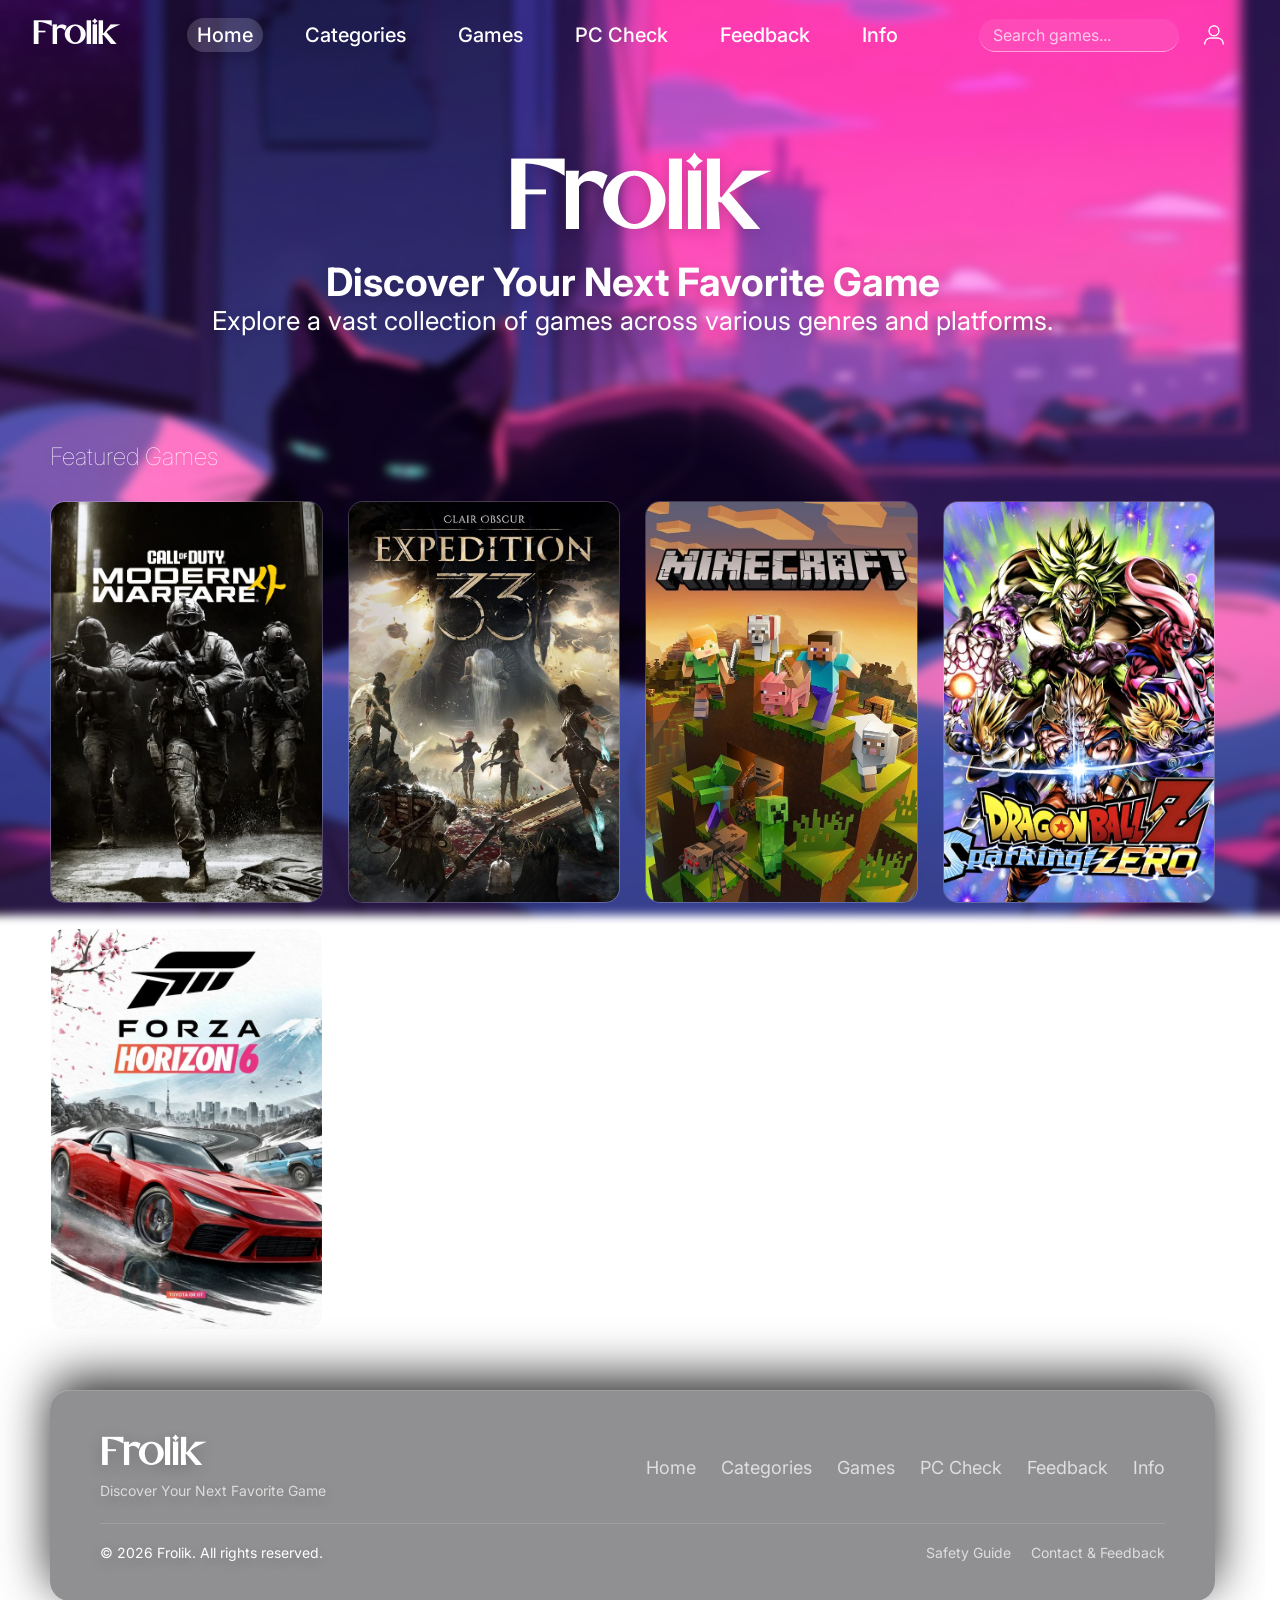
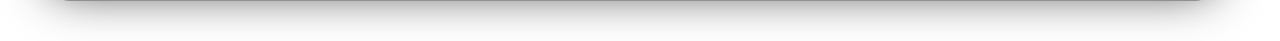
<file: index.html>
<!DOCTYPE html>
<html lang="en">

<head>
    <meta charset="UTF-8">
    <meta name="viewport" content="width=device-width, initial-scale=1.0"> 
    <link href="https://fonts.googleapis.com/css2?family=Inter:wght@400;500;600;700&display=swap" rel="stylesheet">
    <link rel="stylesheet" href="style.css">
    <title>Frolik - Home</title>
</head>

<body>
        <nav class="navbar">
        <div class="nav-left">
            <h1><a href="index.html">Frolik</a></h1>
        </div>

        <ul class="nav-centre">
            <li><a href="index.html" class="active">Home</a></li>
            <li><a href="categories.html">Categories</a></li>
            <li><a href="games.html">Games</a></li>
            <li><a href="pc-check.html">PC Check</a></li>
            <li><a href="feedback.html">Feedback</a></li>
            <li><a href="info.html">Info</a></li>
        </ul>

        <div class="nav-right">
            <div class="search-bar">
                <input type="text" placeholder="Search games...">
            </div>
            <div class="user-profile">
                <a href="feedback.html"><img src="Images/prof.png" alt="User Profile"></a>
            </div>
        </div>
    </nav>

    <header class="hero">
        <div class="hero-content">
            <h1>Frolik</h1>
            <h2>Discover Your Next Favorite Game</h2>
            <p>Explore a vast collection of games across various genres and platforms.</p>
        </div>
    </header>
    <section class="games-scroll">
        <h2>Featured Games</h2>
        <div class="cards-container">
            <div class="game-card">
                <img src="Images/featured1.jpg" alt="Game Cover">
            </div>
                        <div class="game-card">
                <img src="Images/featured2.jpg" alt="Game Cover">
            </div>
                        <div class="game-card">
                <img src="Images/featured3.jpg" alt="Game Cover">
            </div>
                        <div class="game-card">
                <img src="Images/featured4.jpg" alt="Game Cover">
            </div>
                        <div class="game-card">
                <img src="Images/featured5.jpg" alt="Game Cover">
            </div>
        </div>
    </section>
        <div class="footer">
        <div class="footer-top">
            <div class="footer-left">
                <h2>Frolik</h2>
                <p>Discover Your Next Favorite Game</p>
            </div>
            <ul class="footer-right">
                <li><a href="index.html">Home</a></li>
                <li><a href="categories.html">Categories</a></li>
                <li><a href="games.html">Games</a></li>
                <li><a href="pc-check.html">PC Check</a></li>
                <li><a href="feedback.html">Feedback</a></li>
                <li><a href="info.html">Info</a></li>
            </ul>
        </div>
        <hr>
        <div class="footer-bottom">
            <p>© 2026 Frolik. All rights reserved.</p>
            <ul>
                <a href="info.html">Safety Guide</a>
                <a href="feedback.html">Contact &amp; Feedback</a>
            </ul>
        </div>
    </div>

</body>

</html>
</file>
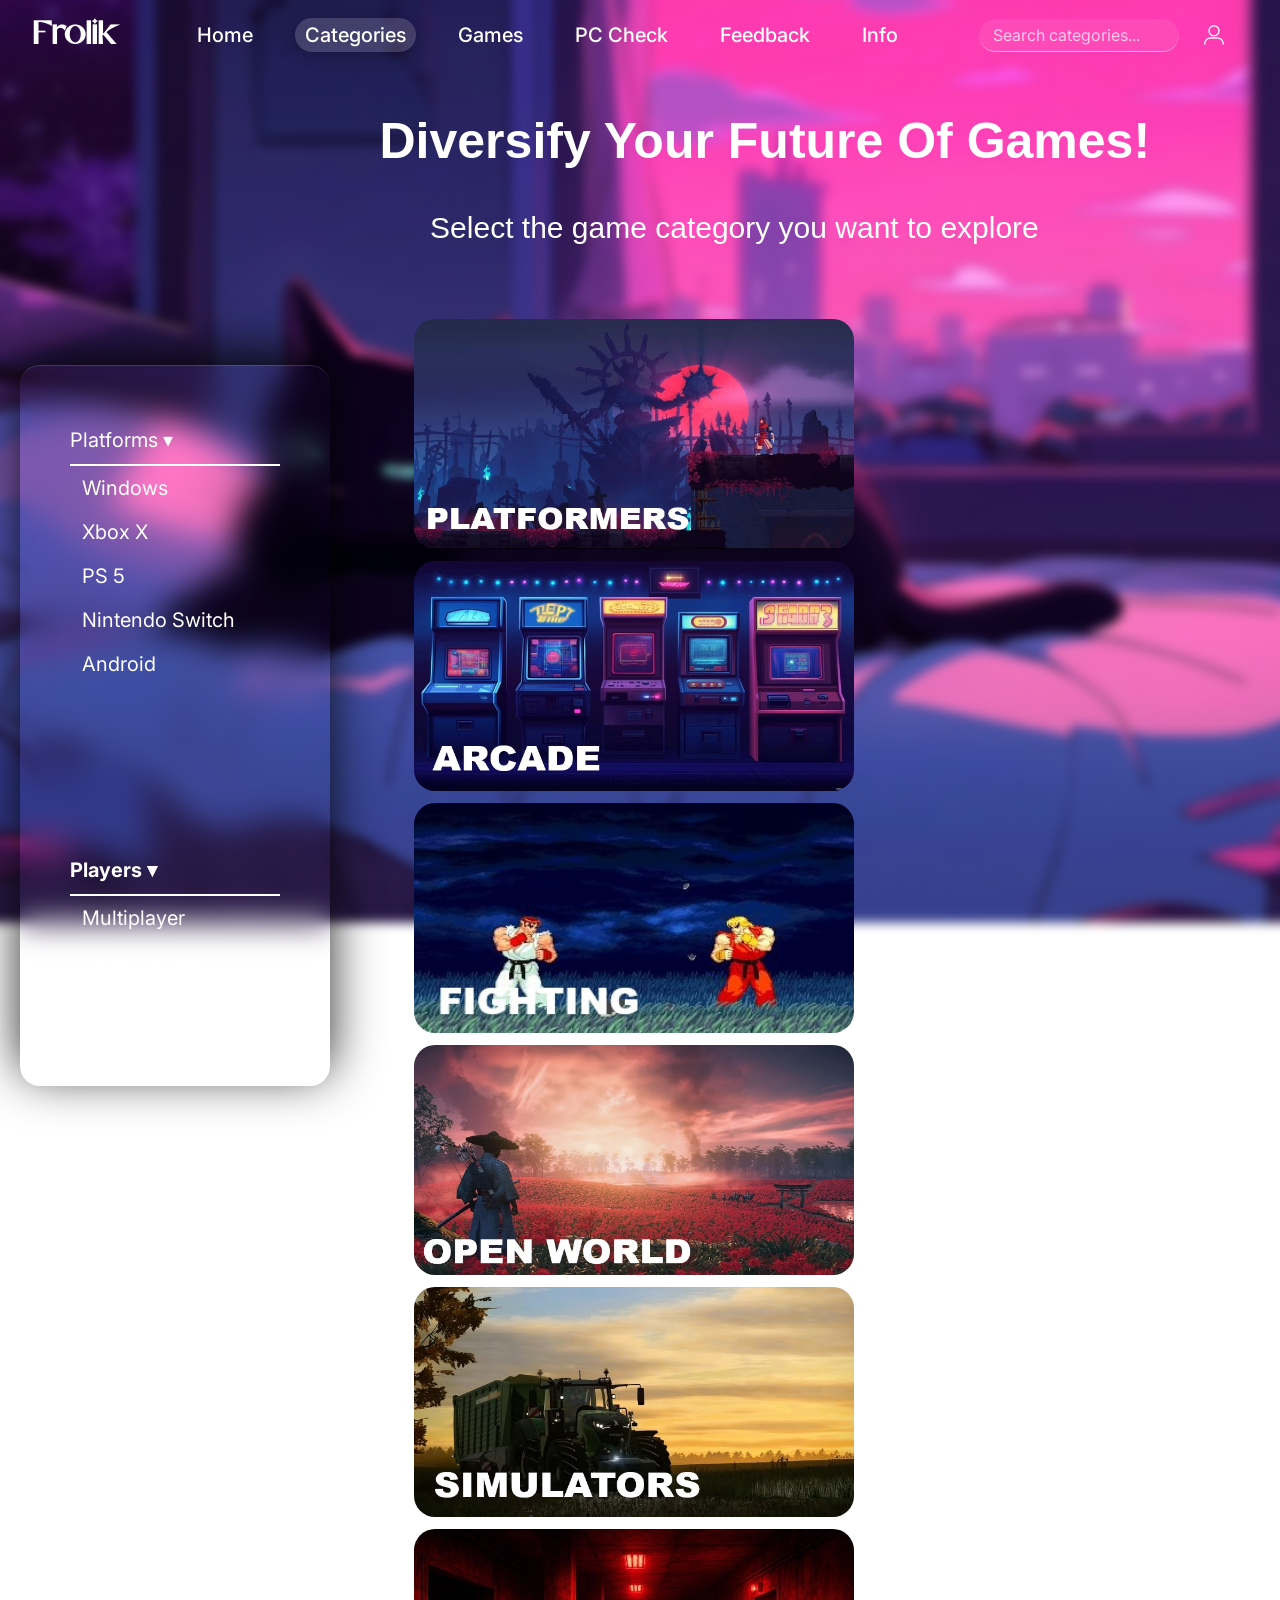
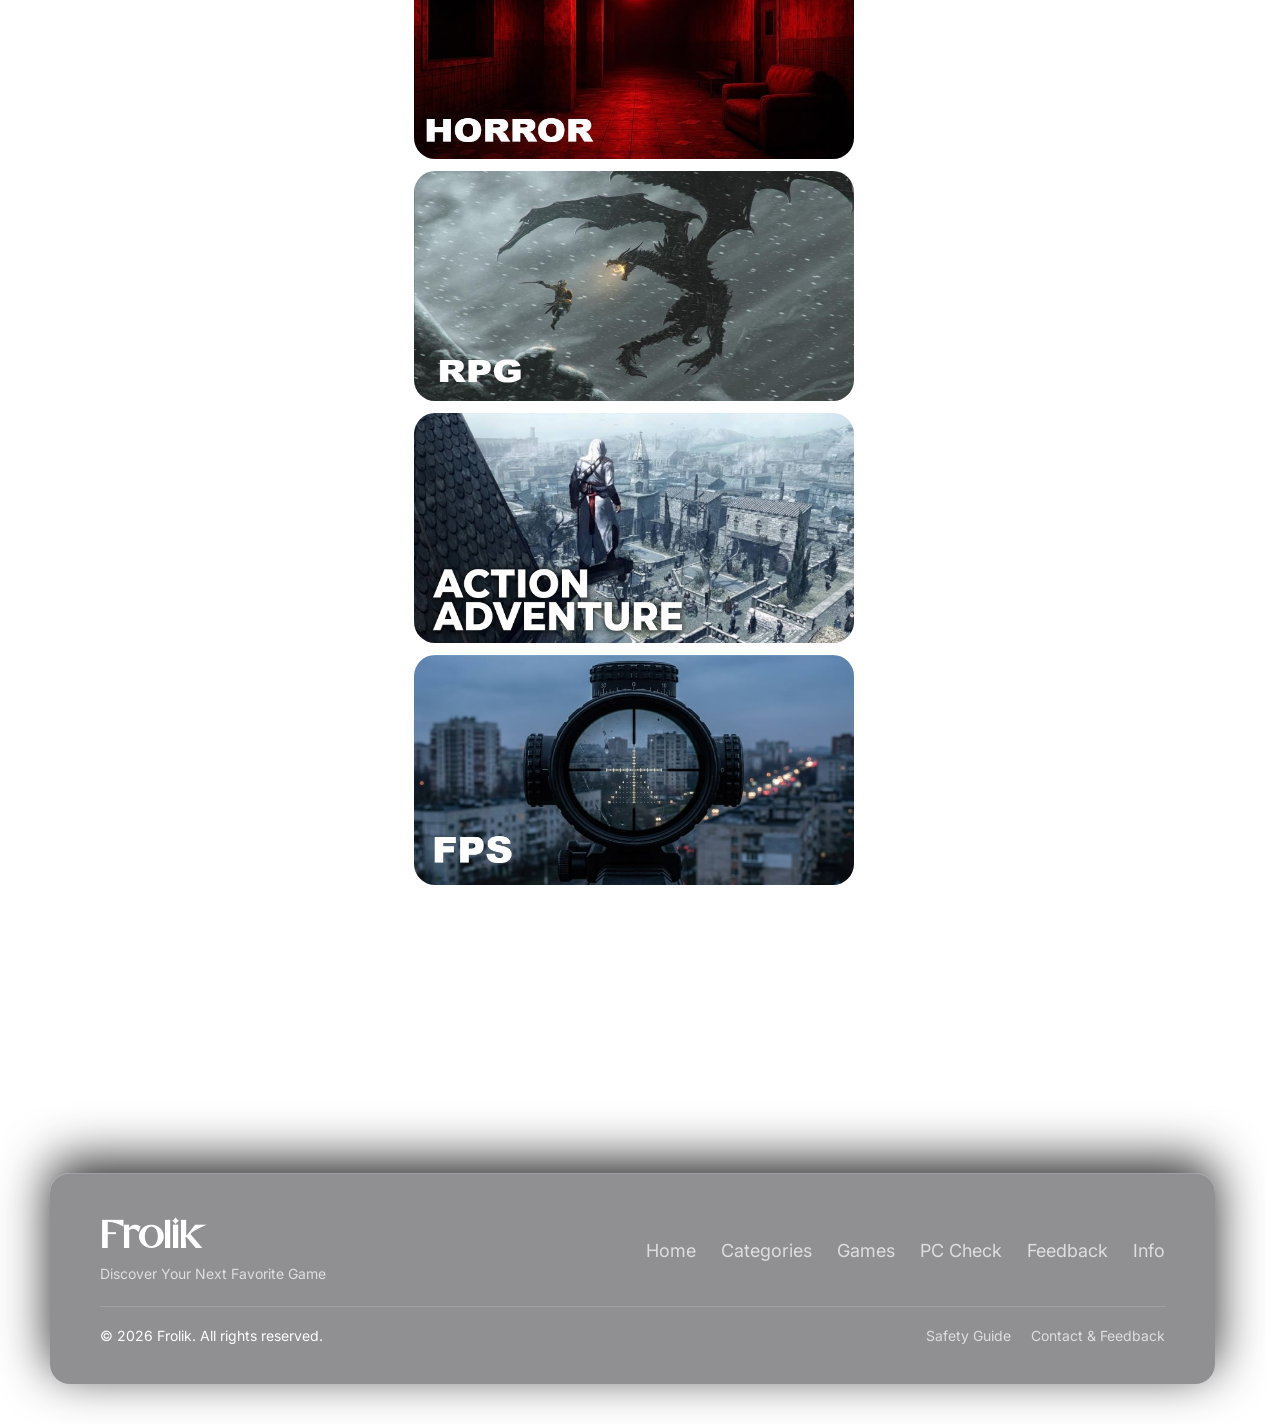
<file: categories.html>
<!DOCTYPE html>
<html>
    <head>
        <meta charset="UTF-8">
  <meta name="viewport" content="width=device-width, initial-scale=1.0">
        <title>Frolik - Categories</title>
    <link href="https://fonts.googleapis.com/css2?family=Inter:wght@400;500;600;700&display=swap" rel="stylesheet">
    <link href="https://fonts.googleapis.com/css2?family=Press+Start+2P&display=swap" rel="stylesheet">
    <link rel="stylesheet" href="categories.css">
</head>
<body>
      <nav class="navbar">
        <div class="nav-left">
            <h1><a href="index.html">Frolik</a></h1>
        </div>

        <ul class="nav-centre">
            <li><a href="index.html">Home</a></li>
            <li><a href="categories.html" class="active">Categories</a></li>
            <li><a href="games.html">Games</a></li>
            <li><a href="pc-check.html">PC Check</a></li>
            <li><a href="feedback.html">Feedback</a></li>
            <li><a href="info.html">Info</a></li>
        </ul>

        <div class="nav-right">
            <div class="search-bar">
                <input type="text" placeholder="Search categories...">
            </div>
            <div class="user-profile">
                <a href="feedback.html"><img src="Images/prof.png" alt="User Profile"></a>
            </div>
        </div>
    </nav>
<h2 id="line">Diversify Your Future Of Games!</h2>
<p id="line2">Select  the  game  category  you  want  to  explore</p><br><br>
<div id="tabs">
    <a href="https://store.steampowered.com/curator/32993708-The-Best-Platform-Games/"><img class="c" src="Images/PLAT.jpg" title="Platformer Games"></a>
    <a href="https://store.steampowered.com/tags/en/Arcade/"><img class="c" src="Images/arc.jpg" title="Arcade Games"></a>
    <a href="https://store.steampowered.com/tags/en/Fighting/"><img  id="f" src="Images/figh.jpg" title="Fighting  Games"></a>
    <a href="https://store.steampowered.com/category/exploration_open_world"><img class="c" src="Images/OPEN.jpg" title="Open World Games"></a>
    <a href="https://store.steampowered.com/category/simulation"><img class="c" src="Images/sims.jpg" title="Simulator Games"></a>
    <a href="https://store.epicgames.com/c/horror-games?sortBy=releaseDate&sortDir=DESC&count=40"><img class="c" src="Images/horror.jpg" title="Horror Games"></a>
    <a href="https://store.steampowered.com/category/rpg"><img class="c" src="Images/rpg.jpg" title="Role Playing Games"></a>
   <a href="https://store.steampowered.com/tags/en/Action-Adventure/"> <img class="c" src="Images/ac-adv.jpg" title="Action Adventure Games"></a>
    <a href="https://store.steampowered.com/category/action_fps"><img class="c" src="Images/fps.jpg" title="First Person Shooter Games"></a>
</div><br><br><br><br><br><br><br>
<div id="sidebar" class="glass">
  <div class="tab">
    <p class="title">Platforms ▾</p>
    <div class="options">
      <a href="https://store.epicgames.com/collection/top-sellers">Windows</a>
      <a href="https://www.metacritic.com/browse/game/xbox-series-x/">Xbox X</a>
      <a href="https://www.metacritic.com/browse/game/ps5/">PS 5</a>
      <a href="https://www.metacritic.com/browse/game/nintendo-switch/">Nintendo Switch</a>
      <a href="https://www.metacritic.com/browse/game/mobile/">Android</a>
    </div>
  </div>
  <br><br><br><br><br><br><br><br>
   <div class="tab">
    <h3 class="title">Players ▾</h3>
    <div class="options">
      <a href="https://store.steampowered.com/category/multiplayer">Multiplayer</a>
      <a href="https://store.steampowered.com/category/singleplayer">Single player</a>
          <a href="https://store.steampowered.com/tags/en/Co-op/">Co-operative</a>
    </div>
  </div>
</div>
    <div class="footer">
        <div class="footer-top">
            <div class="footer-left">
                <h2>Frolik</h2>
                <p>Discover Your Next Favorite Game</p>
            </div>
            <ul class="footer-right">
                <li><a href="index.html">Home</a></li>
                <li><a href="categories.html">Categories</a></li>
                <li><a href="games.html">Games</a></li>
                <li><a href="pc-check.html">PC Check</a></li>
                <li><a href="feedback.html">Feedback</a></li>
                <li><a href="info.html">Info</a></li>
            </ul>
        </div>
        <hr>
        <div class="footer-bottom">
            <p>© 2026 Frolik. All rights reserved.</p>
            <ul>
                <a href="info.html">Safety Guide</a>
                <a href="feedback.html">Contact &amp; Feedback</a>
            </ul>
        </div>
    </div>
    <script src="categories.js"></script>
</body>
</html>
</file>
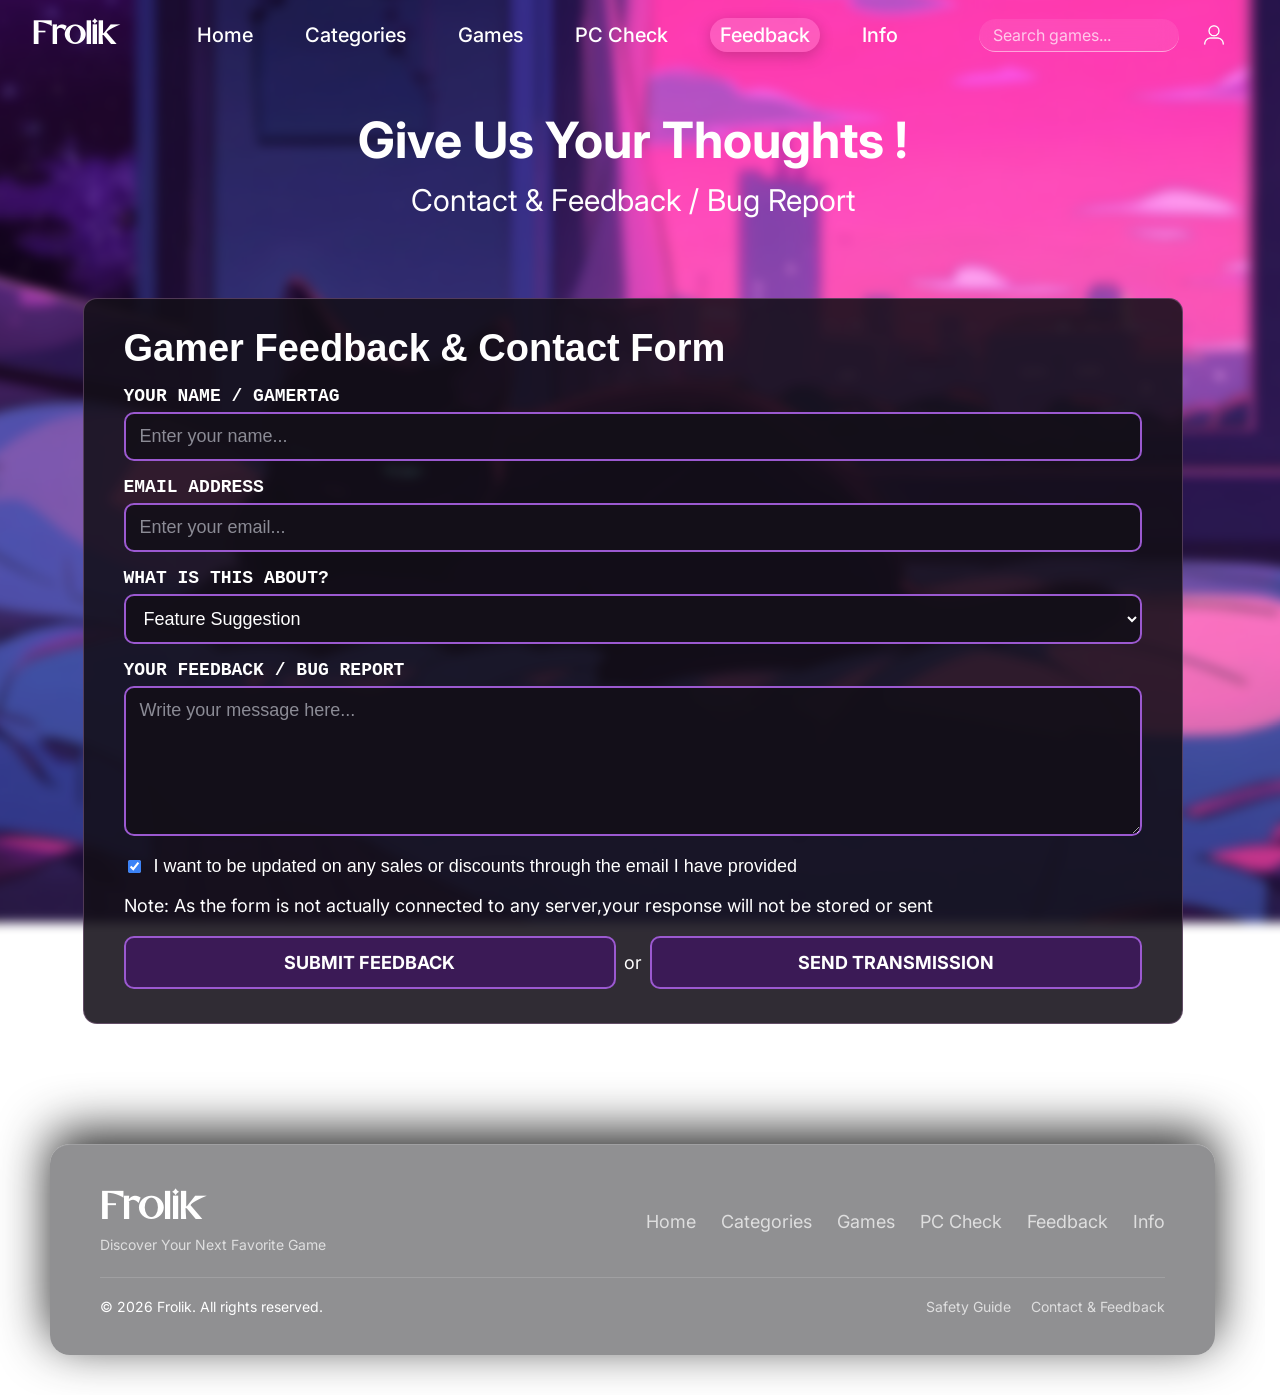
<file: feedback.html>
<!DOCTYPE html>
<html>
    <head>
        <meta charset="UTF-8">
  <meta name="viewport" content="width=device-width, initial-scale=1.0">
        <title>Frolik - Feedback</title>
    <link href="https://fonts.googleapis.com/css2?family=Inter:wght@400;500;600;700&display=swap" rel="stylesheet">
    <link href="https://fonts.googleapis.com/css2?family=Press+Start+2P&display=swap" rel="stylesheet">
    <link rel="stylesheet" href="feedback.css">
</head>
    <body>
     <nav class="navbar">
        <div class="nav-left">
            <h1><a href="index.html">Frolik</a></h1>
        </div>

        <ul class="nav-centre">
            <li><a href="index.html">Home</a></li>
            <li><a href="categories.html">Categories</a></li>
            <li><a href="games.html">Games</a></li>
            <li><a href="pc-check.html">PC Check</a></li>
            <li><a href="feedback.html" class="active">Feedback</a></li>
            <li><a href="info.html">Info</a></li>
        </ul>

        <div class="nav-right">
            <div class="search-bar">
                <input type="text" placeholder="Search games...">
            </div>
            <div class="user-profile">
                <a href="feedback.html"><img src="Images/prof.png" alt="User Profile"></a>
            </div>
        </div>
    </nav><br><br><br>
<h2 id="line">Give Us Your Thoughts ! </h2>
<p id="line2">Contact & Feedback / Bug Report</p><br><br>
<div id="grid"></div>
  <div class="vertical-line"></div>
  <div class="box">
     <h2>Gamer Feedback & Contact Form</h2>
    <form action="#" id="feedbackForm" novalidate>
    <label>Your name / gamertag</label>
      <input type="text" id="gamertag" placeholder="Enter your name...">
    <label>Email address</label>
      <input type="email" id="email" placeholder="Enter your email...">
     <p class="error"></p>
    <label for="topic">What is this about?</label>
    <select id="topic">
      <option>Feature Suggestion</option>
     <option>Bug Report</option>
    <option>General Feedback</option>
    <option>Other</option>
    </select>
    <label>Your feedback / bug report</label>
     <textarea id="message" placeholder="Write your message here..."></textarea>
     <label class="check">
         <input type="checkbox" checked> I want to be updated on any sales or discounts through the email I have provided</label>
        <p>Note: As the form is not actually connected to any server,your response will not be stored or sent</p>
<div class="buttons">
<button type="submit">Submit Feedback</button>
<p>or</p>
<button type="button" id="transmissionBtn">Send Transmission</button>
</div>
</form>
</div><br><br><br>
    <div class="footer">
        <div class="footer-top">
            <div class="footer-left">
                <h2>Frolik</h2>
                <p>Discover Your Next Favorite Game</p>
            </div>
            <ul class="footer-right">
                <li><a href="index.html">Home</a></li>
                <li><a href="categories.html">Categories</a></li>
                <li><a href="games.html">Games</a></li>
                <li><a href="pc-check.html">PC Check</a></li>
                <li><a href="feedback.html">Feedback</a></li>
                <li><a href="info.html">Info</a></li>
            </ul>
        </div>
        <hr>
        <div class="footer-bottom">
            <p>© 2026 Frolik. All rights reserved.</p>
            <ul>
                <a href="info.html">Safety Guide</a>
                <a href="feedback.html">Contact &amp; Feedback</a>
            </ul>
        </div>
    </div>
    <script src="feedback.js"></script>
</body>
</html>
</file>
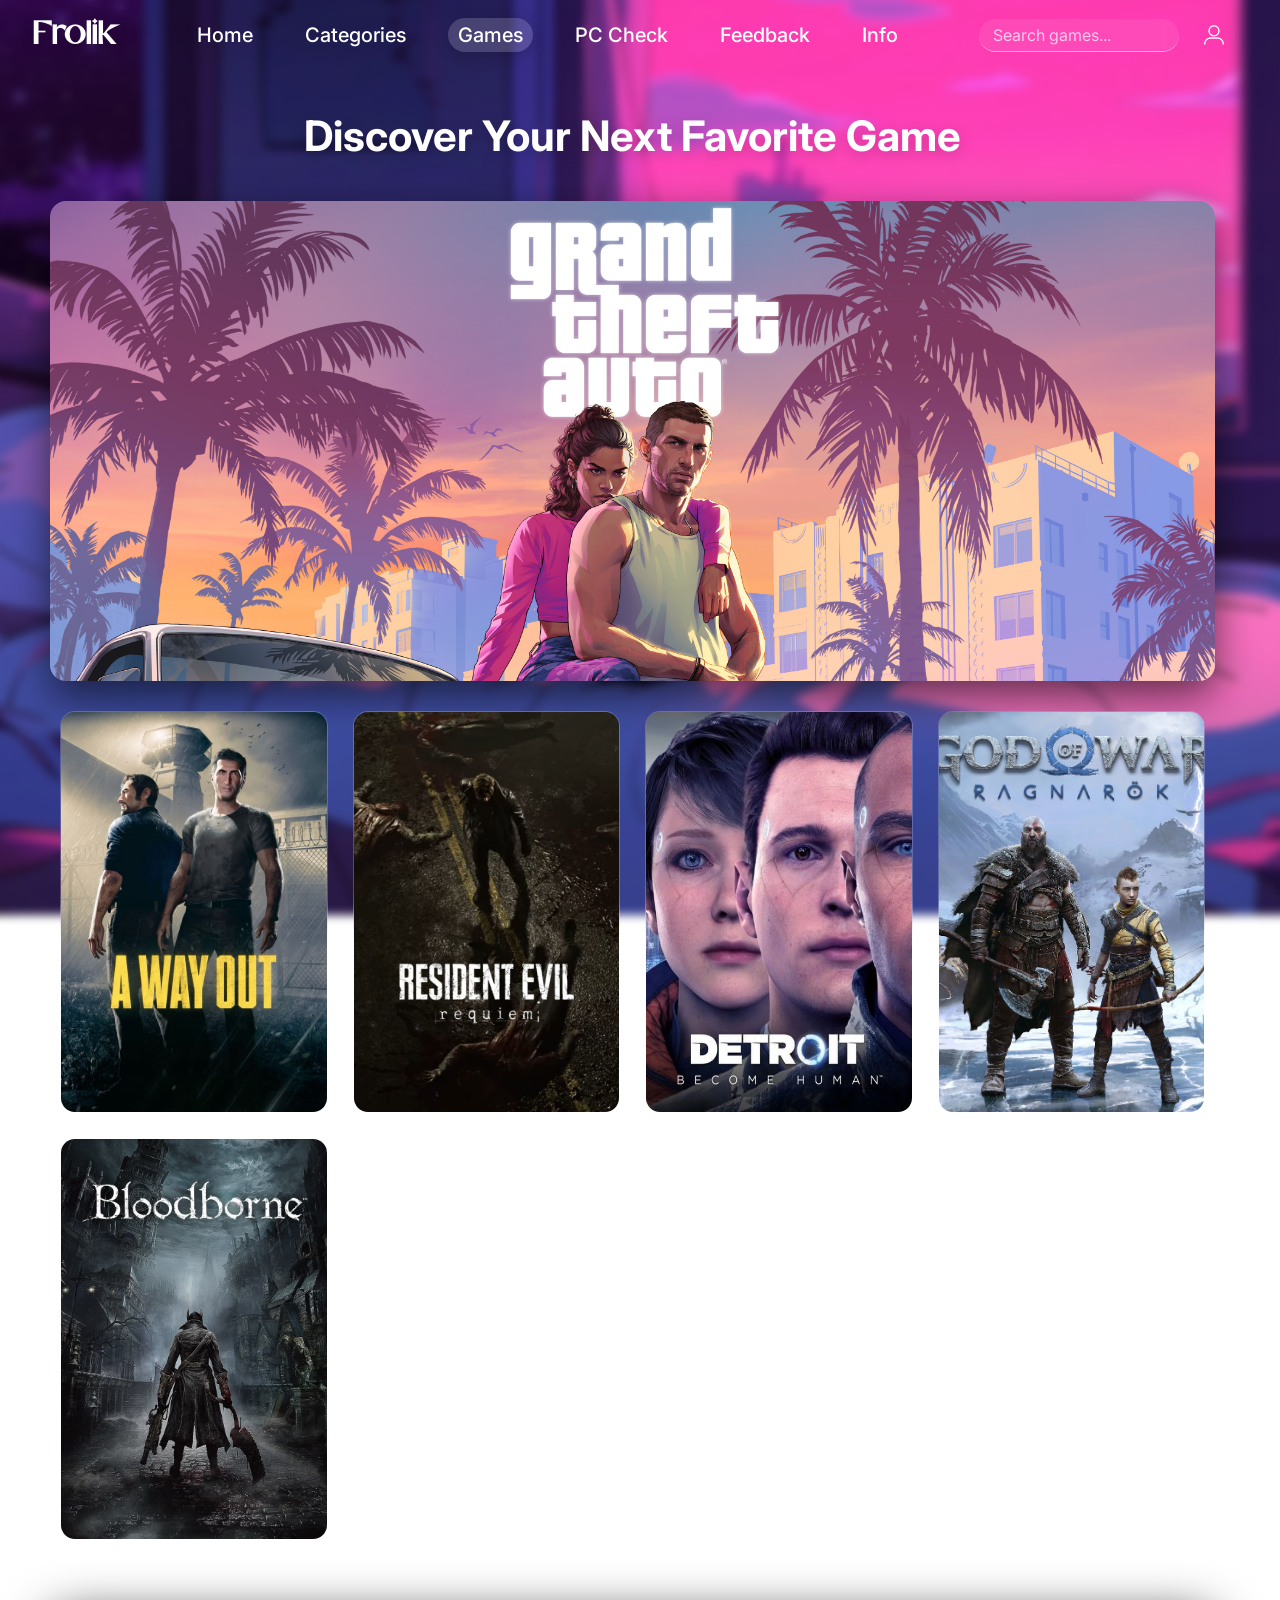
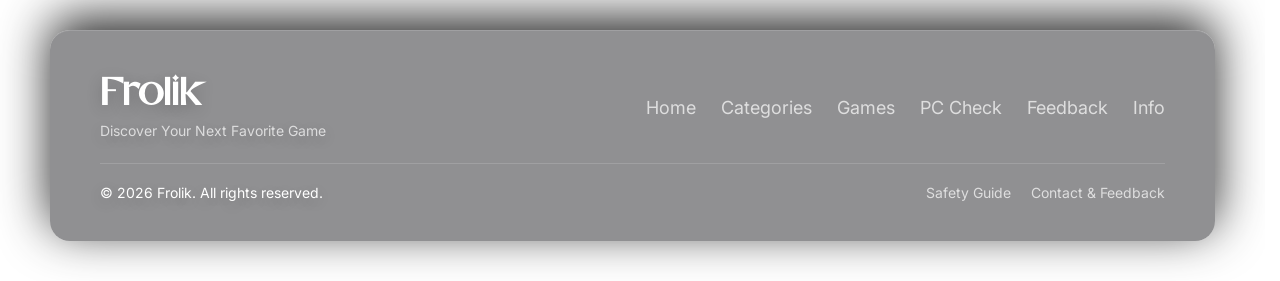
<file: games.html>
<!DOCTYPE html>
<html lang="en">

<head>
    <meta charset="UTF-8">
    <meta name="viewport" content="width=device-width, initial-scale=1.0"> 
    <link href="https://fonts.googleapis.com/css2?family=Inter:wght@400;500;600;700&display=swap" rel="stylesheet">
    <link rel="stylesheet" href="style.css">
    <title>Frolik - Games</title>
</head>

<body>
        <nav class="navbar">
        <div class="nav-left">
            <h1><a href="index.html">Frolik</a></h1>
        </div>

        <ul class="nav-centre">
            <li><a href="index.html">Home</a></li>
            <li><a href="categories.html">Categories</a></li>
            <li><a href="games.html" class="active">Games</a></li>
            <li><a href="pc-check.html">PC Check</a></li>
            <li><a href="feedback.html">Feedback</a></li>
            <li><a href="info.html">Info</a></li>
        </ul>

        <div class="nav-right">
            <div class="search-bar">
                <input type="text" placeholder="Search games...">
            </div>
            <div class="user-profile">
                <a href="feedback.html"><img src="Images/prof.png" alt="User Profile"></a>
            </div>
        </div>
    </nav>
    <header class="detail-hero">
        <div class="detail-content">
            <h2>Discover Your Next Favorite Game</h2>
        </div>
    </header>
    <section class="games-scroll" id="detail-scroll">
        <div class="big-card">
            <img src="Images/poster2.jpg" alt="Featured Game">
        </div>
        <div class="cards-container" id="detail-container">
            <div class="game-card" id="detail-card">
                <img src="Images/cover6.jpg" alt="Game Cover">
            </div>
                        <div class="game-card">
                <img src="Images/cover10.jpg" alt="Game Cover">
            </div>
                        <div class="game-card">
                <img id = 'detroit-img' src="Images/cover5.jpg" alt="Game Cover">
            </div>
                        <div class="game-card">
                <img src="Images/cover9.jpg" alt="Game Cover">
            </div>
                        <div class="game-card">
                <img src="Images/cover11.jpg" alt="Game Cover">
            </div>
        </div>
    </section>
        <div class="footer">
        <div class="footer-top">
            <div class="footer-left">
                <h2>Frolik</h2>
                <p>Discover Your Next Favorite Game</p>
            </div>
            <ul class="footer-right">
                <li><a href="index.html">Home</a></li>
                <li><a href="categories.html">Categories</a></li>
                <li><a href="games.html">Games</a></li>
                <li><a href="pc-check.html">PC Check</a></li>
                <li><a href="feedback.html">Feedback</a></li>
                <li><a href="info.html">Info</a></li>
            </ul>
        </div>
        <hr>
        <div class="footer-bottom">
            <p>© 2026 Frolik. All rights reserved.</p>
            <ul>
                <a href="info.html">Safety Guide</a>
                <a href="feedback.html">Contact &amp; Feedback</a>
            </ul>
        </div>
    </div>

</body>

</html>
</file>
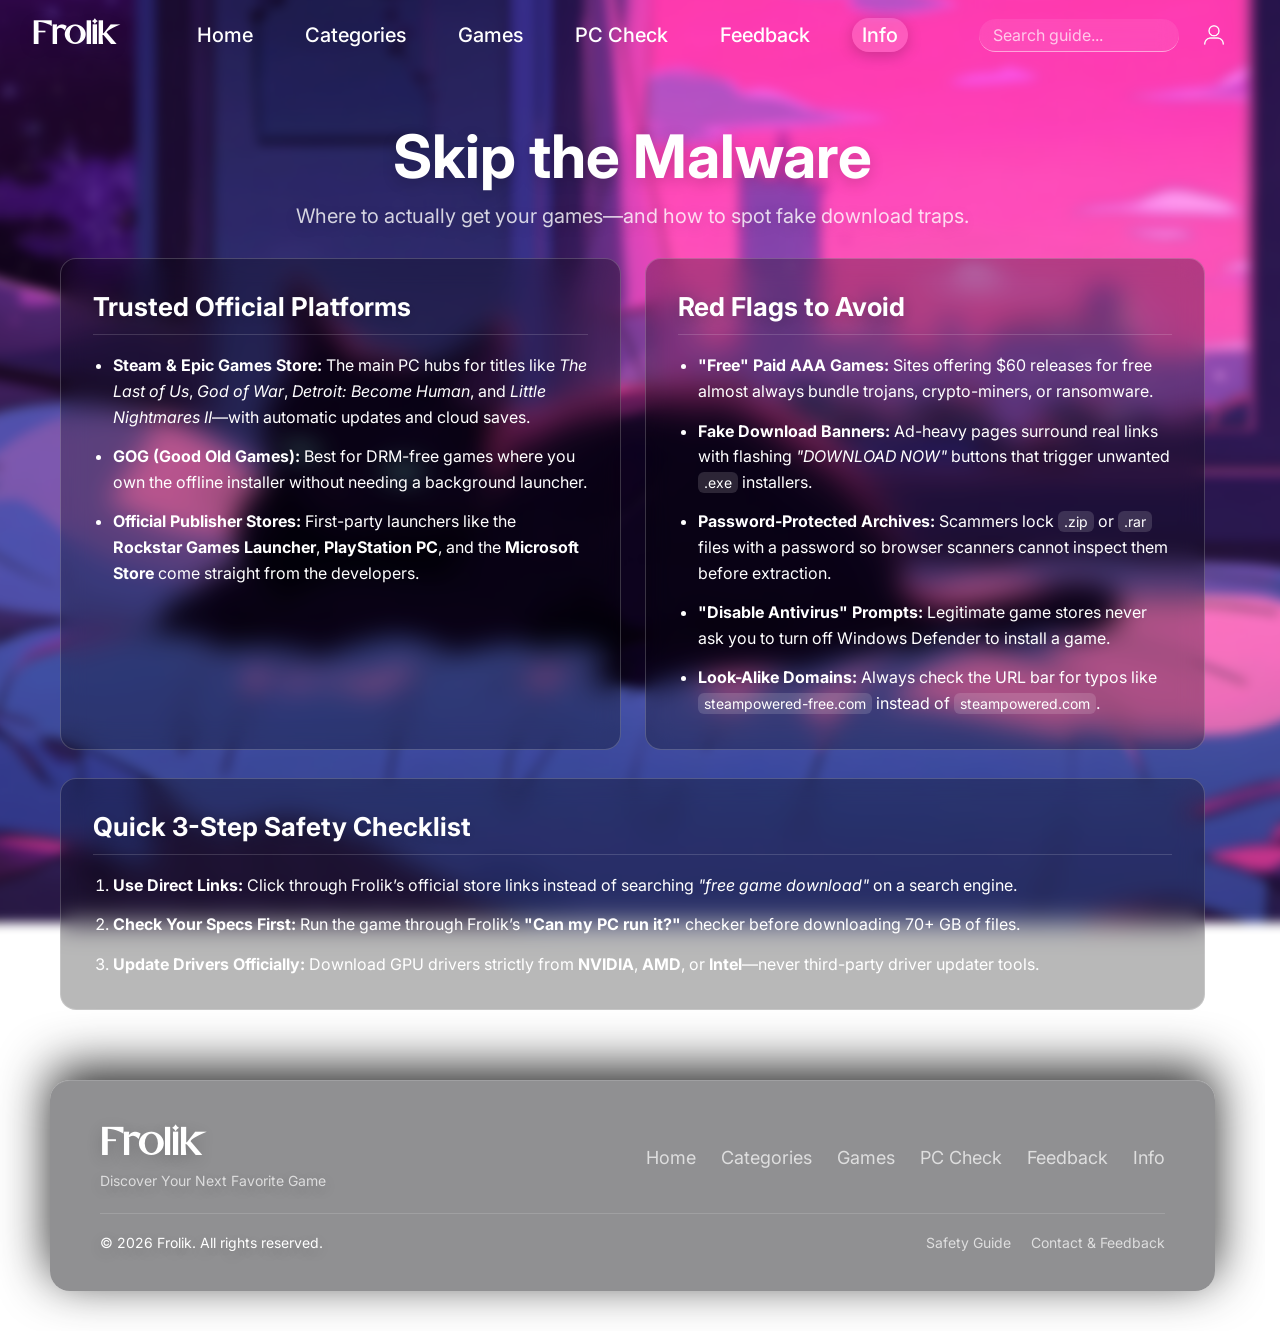
<file: info.html>
<!DOCTYPE html>
<html lang="en">
<head>
    <meta charset="UTF-8">
    <meta name="viewport" content="width=device-width, initial-scale=1.0">
    <link href="https://fonts.googleapis.com/css2?family=Inter:wght@400;500;600;700&display=swap" rel="stylesheet">
    <link rel="stylesheet" href="info.css">
    <title>Frolik - Skip the Malware</title>
</head>

<body>
        <nav class="navbar">
        <div class="nav-left">
            <h1><a href="index.html">Frolik</a></h1>
        </div>

        <ul class="nav-centre">
            <li><a href="index.html">Home</a></li>
            <li><a href="categories.html">Categories</a></li>
            <li><a href="games.html">Games</a></li>
            <li><a href="pc-check.html">PC Check</a></li>
            <li><a href="feedback.html">Feedback</a></li>
            <li><a href="info.html" class="active">Info</a></li>
        </ul>

        <div class="nav-right">
            <div class="search-bar">
                <input type="text" placeholder="Search guide...">
            </div>
            <div class="user-profile">
                <a href="feedback.html"><img src="Images/prof.png" alt="User Profile"></a>
            </div>
        </div>
    </nav>

    <header class="page-header">
        <h1>Skip the Malware</h1>
        <p>Where to actually get your games—and how to spot fake download traps.</p>
    </header>

    <main class="content-area">
        <div class="guide-grid">
            <section class="glass">
                <h2>Trusted Official Platforms</h2>
                <ul>
                    <li><strong>Steam & Epic Games Store:</strong> The main PC hubs for titles like <em>The Last of Us</em>, <em>God of War</em>, <em>Detroit: Become Human</em>, and <em>Little Nightmares II</em>—with automatic updates and cloud saves.</li>
                    <li><strong>GOG (Good Old Games):</strong> Best for DRM-free games where you own the offline installer without needing a background launcher.</li>
                    <li><strong>Official Publisher Stores:</strong> First-party launchers like the <strong>Rockstar Games Launcher</strong>, <strong>PlayStation PC</strong>, and the <strong>Microsoft Store</strong> come straight from the developers.</li>
                </ul>
            </section>

            <section class="glass">
                <h2>Red Flags to Avoid</h2>
                <ul>
                    <li><strong>"Free" Paid AAA Games:</strong> Sites offering $60 releases for free almost always bundle trojans, crypto-miners, or ransomware.</li>
                    <li><strong>Fake Download Banners:</strong> Ad-heavy pages surround real links with flashing <em>"DOWNLOAD NOW"</em> buttons that trigger unwanted <code>.exe</code> installers.</li>
                    <li><strong>Password-Protected Archives:</strong> Scammers lock <code>.zip</code> or <code>.rar</code> files with a password so browser scanners cannot inspect them before extraction.</li>
                    <li><strong>"Disable Antivirus" Prompts:</strong> Legitimate game stores never ask you to turn off Windows Defender to install a game.</li>
                    <li><strong>Look-Alike Domains:</strong> Always check the URL bar for typos like <code>steampowered-free.com</code> instead of <code>steampowered.com</code>.</li>
                </ul>
            </section>
        </div>

        <section class="glass checklist-box">
            <h2>Quick 3-Step Safety Checklist</h2>
            <ol>
                <li><strong>Use Direct Links:</strong> Click through Frolik’s official store links instead of searching <em>"free game download"</em> on a search engine.</li>
                <li><strong>Check Your Specs First:</strong> Run the game through Frolik’s <strong>"Can my PC run it?"</strong> checker before downloading 70+ GB of files.</li>
                <li><strong>Update Drivers Officially:</strong> Download GPU drivers strictly from <strong>NVIDIA</strong>, <strong>AMD</strong>, or <strong>Intel</strong>—never third-party driver updater tools.</li>
            </ol>
        </section>
    </main>

        <div class="footer">
        <div class="footer-top">
            <div class="footer-left">
                <h2>Frolik</h2>
                <p>Discover Your Next Favorite Game</p>
            </div>
            <ul class="footer-right">
                <li><a href="index.html">Home</a></li>
                <li><a href="categories.html">Categories</a></li>
                <li><a href="games.html">Games</a></li>
                <li><a href="pc-check.html">PC Check</a></li>
                <li><a href="feedback.html">Feedback</a></li>
                <li><a href="info.html">Info</a></li>
            </ul>
        </div>
        <hr>
        <div class="footer-bottom">
            <p>© 2026 Frolik. All rights reserved.</p>
            <ul>
                <a href="info.html">Safety Guide</a>
                <a href="feedback.html">Contact &amp; Feedback</a>
            </ul>
        </div>
    </div>
    <script src="script.js"></script>
</body>
</html>
</file>
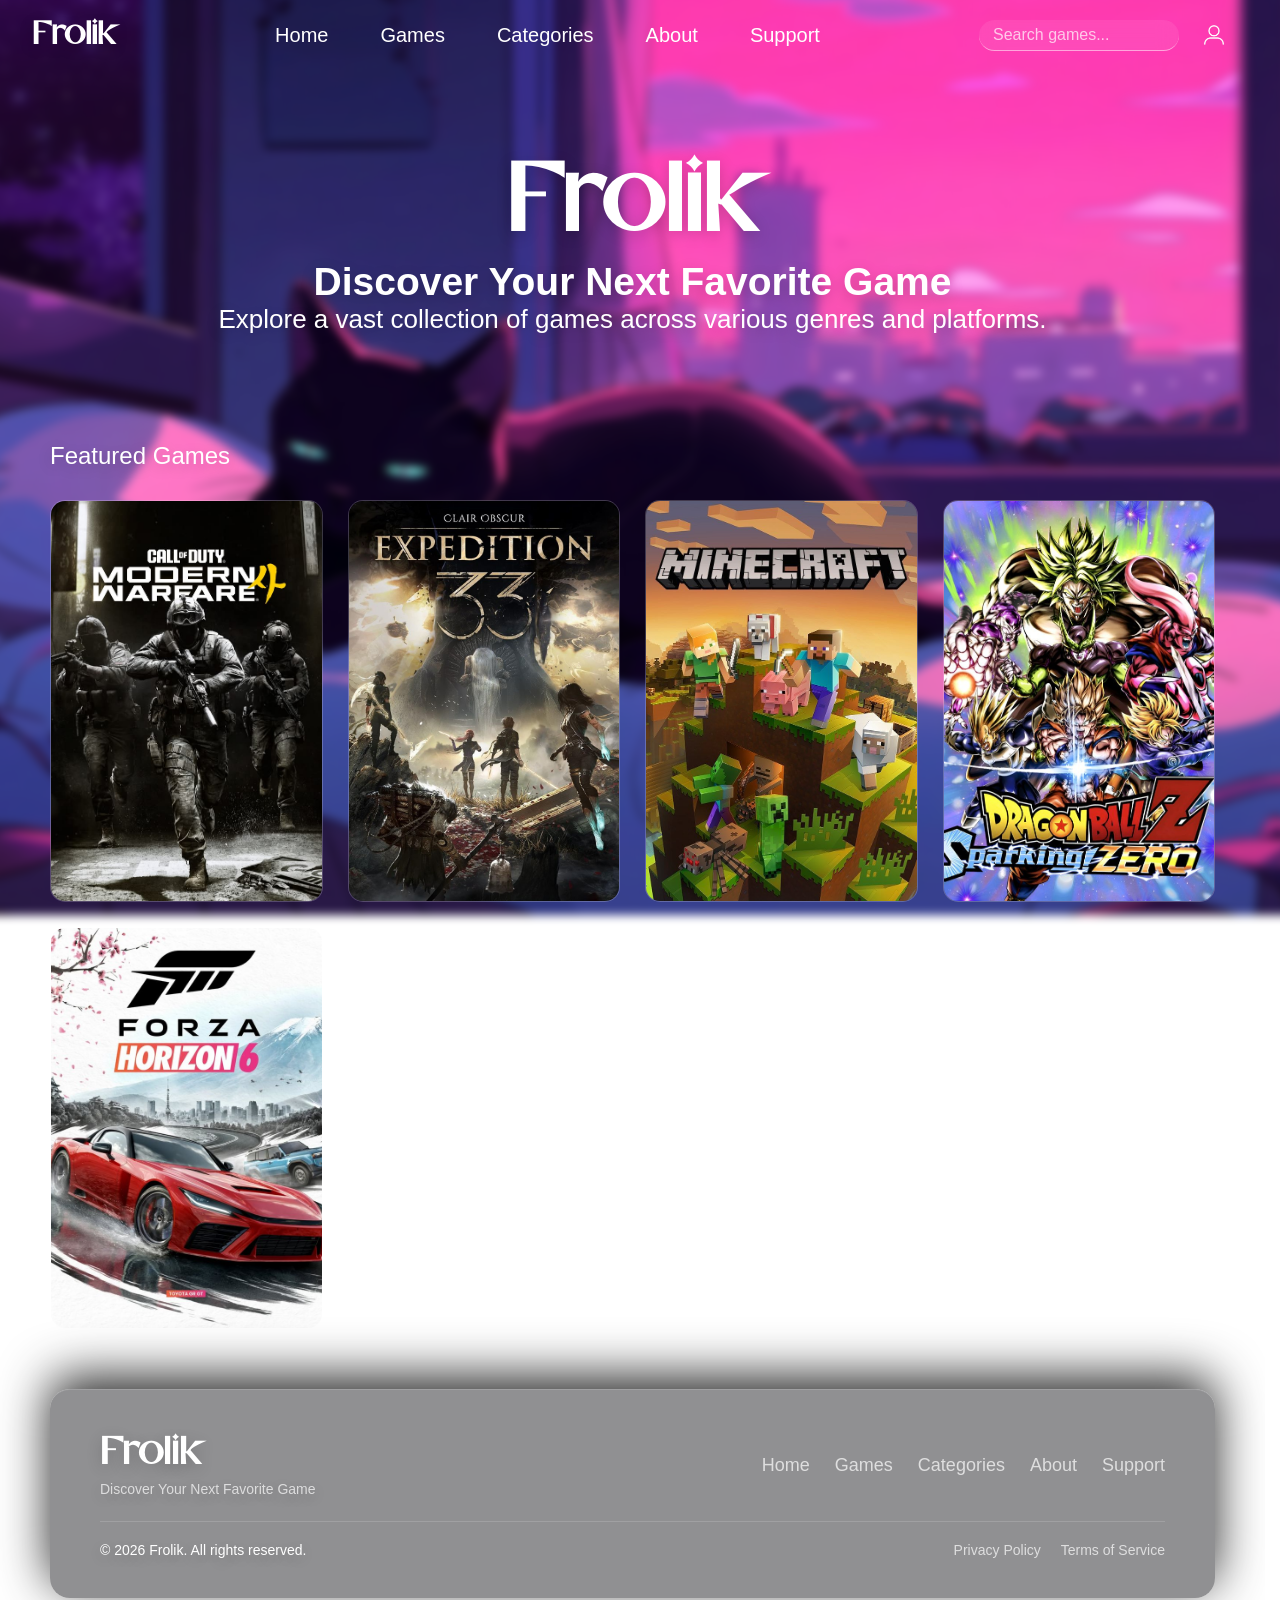
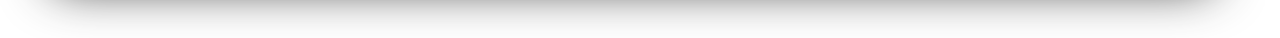
<file: page1.html>
<!DOCTYPE html>
<html lang="en">

<head>
    <meta charset="UTF-8">
    <meta name="viewport" content="width=device-width, initial-scale=1.0"> 
    <link rel="stylesheet" href="style.css">
    <title>Frolik</title>
</head>

<body>
    <nav class="navbar">
        <div class="nav-left">
            <h1><a href="#">Frolik</a></h1>
        </div>

        <ul class="nav-centre">
            <li><a href="#">Home</a></li>
            <li><a href="#">Games</a></li>
            <li><a href="#">Categories</a></li>
            <li><a href="#">About</a></li>
            <li><a href="#">Support</a></li>
        </ul>

        <div class="nav-right">
            <div class="search-bar">
                <input type="text" placeholder="Search games...">
            </div>
            <div class="user-profile">
                <a href="#"><img src="Images/prof.png" alt="User Profile"></a>
            </div>
        </div>
    </nav>

    <header class="hero">
        <div class="hero-content">
            <h1>Frolik</h1>
            <h2>Discover Your Next Favorite Game</h2>
            <p>Explore a vast collection of games across various genres and platforms.</p>
        </div>
    </header>
    <section class="games-scroll">
        <h2>Featured Games</h2>
        <div class="cards-container">
            <div class="game-card">
                <img src="Images/featured1.jpg" alt="Game Cover">
            </div>
                        <div class="game-card">
                <img src="Images/featured2.jpg" alt="Game Cover">
            </div>
                        <div class="game-card">
                <img src="Images/featured3.jpg" alt="Game Cover">
            </div>
                        <div class="game-card">
                <img src="Images/featured4.jpg" alt="Game Cover">
            </div>
                        <div class="game-card">
                <img src="Images/featured5.jpg" alt="Game Cover">
            </div>
        </div>
    </section>
    <div class="footer">
        <div class="footer-top"> 
            <div class="footer-left">
                <h2>Frolik</h2>
                <p>Discover Your Next Favorite Game</p>
            </div>
            <ul class="footer-right">
                <li><a href="#">Home</a></li>
                <li><a href="#">Games</a></li>
                <li><a href="#">Categories</a></li>
                <li><a href="#">About</a></li>
                <li><a href="#">Support</a></li>
            </ul>
        </div>
        <hr>
        <div class="footer-bottom">
            <p>© 2026 Frolik. All rights reserved.</p>
            <ul>
                <a href="#">Privacy Policy</a>
                <a href="#">Terms of Service</a>
            </ul>
        </div>
    </div>

</body>

</html>
</file>
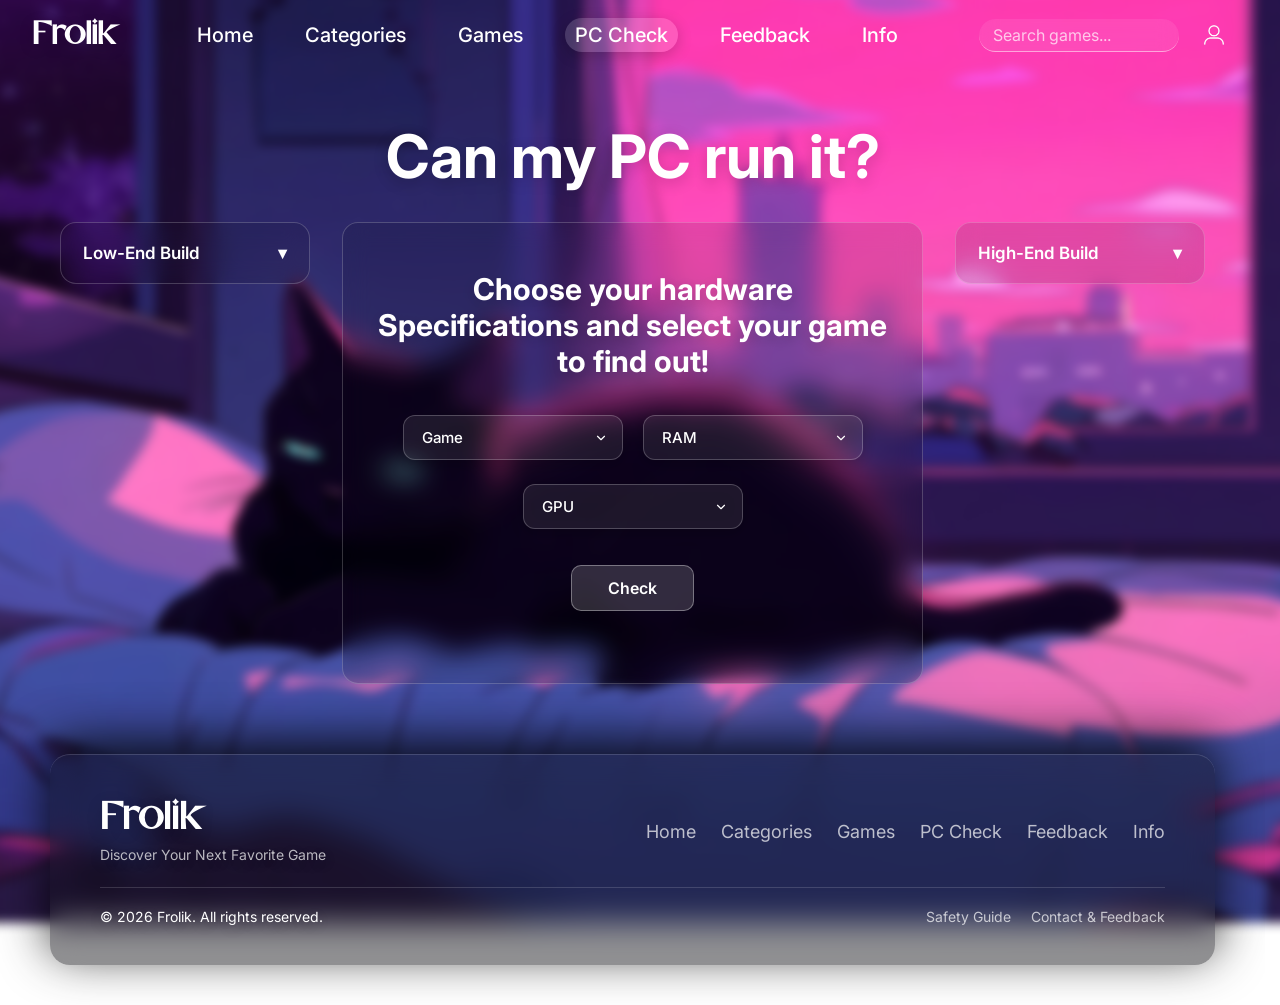
<file: pc-check.html>
<!DOCTYPE html>
<html lang="en">
<head>
    <meta charset="UTF-8">
    <meta name="viewport" content="width=device-width, initial-scale=1.0">
    <link href="https://fonts.googleapis.com/css2?family=Inter:wght@400;500;600;700&display=swap" rel="stylesheet">
    <link rel="stylesheet" href="pc-check.css">
    <title>Frolik - Can my PC run it?</title>
</head>

<body>
        <nav class="navbar">
        <div class="nav-left">
            <h1><a href="index.html">Frolik</a></h1>
        </div>

        <ul class="nav-centre">
            <li><a href="index.html">Home</a></li>
            <li><a href="categories.html">Categories</a></li>
            <li><a href="games.html">Games</a></li>
            <li><a href="pc-check.html" class="active">PC Check</a></li>
            <li><a href="feedback.html">Feedback</a></li>
            <li><a href="info.html">Info</a></li>
        </ul>

        <div class="nav-right">
            <div class="search-bar">
                <input type="text" placeholder="Search games...">
            </div>
            <div class="user-profile">
                <a href="feedback.html"><img src="Images/prof.png" alt="User Profile"></a>
            </div>
        </div>
    </nav>

    <h1 class="checker-title">Can my PC run it?</h1>

    <div class="checker-layout">
        <details class="side-box glass">
            <summary>Low-End Build <span class="arrow">▾</span></summary>
            <div class="build-info">
                <p><strong>RAM:</strong> 8 GB (Basic)</p>
                <p><strong>GPU:</strong> Integrated / GT 730</p>
                <p><strong>Plays Well:</strong> Little Nightmares 2, Big City</p>
            </div>
        </details>

        <main class="box glass">
            <h2>Choose your hardware Specifications and select your game to find out!</h2> 
            <select id="game">
                <option value="0" disabled selected>Game</option>
                <option value="1">The Last of US</option>
                <option value="2">GTA 6</option>
                <option value="3">Detroit Become Human</option>
                <option value="4">Little Nightmares 2</option>
                <option value="5">God of War</option>
                <option value="6">Big City</option>
            </select>
            <select id="ram">
                <option value="0" disabled selected>RAM</option>
                <option value="1">8 GB (Basic)</option>
                <option value="2">16 GB (Normal)</option>
                <option value="3">32 GB+ (Elite)</option>
            </select>

            <select id="gpu">
                <option value="0" disabled selected>GPU</option>
                <option value="1">Basic / Integrated (Basic)</option>
                <option value="2">Mid-Range (Normal)</option>
                <option value="3">High-End (Elite)</option>
            </select>

            <div class="btn-wrap">
                <button id="check-btn" type="button">Check</button>
            </div>

            <div id="result"></div>
        </main>

        <details class="side-box glass">
            <summary>High-End Build <span class="arrow">▾</span></summary>
            <div class="build-info">
                <p><strong>RAM:</strong> 32 GB+ (Elite)</p>
                <p><strong>GPU:</strong> RTX 3070 / 4070+</p>
                <p><strong>Plays Well:</strong> GTA 6, The Last of Us, God of War</p>
            </div>
        </details>
    </div>

        <div class="footer">
        <div class="footer-top">
            <div class="footer-left">
                <h2>Frolik</h2>
                <p>Discover Your Next Favorite Game</p>
            </div>
            <ul class="footer-right">
                <li><a href="index.html">Home</a></li>
                <li><a href="categories.html">Categories</a></li>
                <li><a href="games.html">Games</a></li>
                <li><a href="pc-check.html">PC Check</a></li>
                <li><a href="feedback.html">Feedback</a></li>
                <li><a href="info.html">Info</a></li>
            </ul>
        </div>
        <hr>
        <div class="footer-bottom">
            <p>© 2026 Frolik. All rights reserved.</p>
            <ul>
                <a href="info.html">Safety Guide</a>
                <a href="feedback.html">Contact &amp; Feedback</a>
            </ul>
        </div>
    </div>
    <script src="script.js"></script>
</body>
</html>
</file>
<file: style.css>
* {
    font-family: 'Inter', sans-serif;
    color: white;
    box-sizing: border-box;
}

@font-face {
    font-family: 'Amoria';
    src: url('Fonts/amoria.otf') format('opentype');
}

@font-face {
    font-family: 'Aurora';
    src: url('Fonts/aurora.otf') format('opentype');
}

@font-face {
    font-family: 'Magic';
    src: url('Fonts/magicretro.ttf') format('truetype');
}

p, h1, h2 {
    margin: 0;
    text-shadow: 0 4px 15px rgba(0, 0, 0, 0.2);
}

html, body {
    margin: 0;
    padding: 0;
    min-height: 100%;
    overflow-x: hidden;
}

body::before {
    content: '';
    position: fixed;
    top: -15px;
    left: -15px;
    right: -15px;
    bottom: -15px;
    background-image: url('Images/bg5.jpg');
    background-size: cover;
    background-position: center center;
    background-repeat: no-repeat;
    z-index: -1;
    pointer-events: none;
    filter: blur(5px);
}

.navbar {
    display: flex;
    justify-content: space-between;
    position: relative;
    align-items: center;
    padding: 1rem 2rem;
    width: 100%;
    z-index: 100;
}

.navbar img {
    width: 28px;
    height: 28px;
    display: block;
}

.nav-centre {
    display: flex;
    list-style: none;
    margin: 0;
    padding: 0;
    gap: 2.5rem;
}

.nav-centre li a {
    text-decoration: none;
    font-weight: 500;
    font-size: 20px;
    transition: all 0.3s ease-out;
}

.nav-centre a:hover {
    padding: 5px 12px;
    border-radius: 20px;
    background: rgba(255, 255, 255, 0.1);
    box-shadow: 0 4px 15px rgba(0, 0, 0, 0.2);
    backdrop-filter: blur(10px);
}

.nav-left h1 a {
    text-decoration: none;
    font-family: 'Amoria';
    font-size: 32px;
    transition: all 0.3s ease-out;
}

.nav-right {
    display: flex;
    align-items: center;
    gap: 1rem;
}

nav .nav-right a {
    padding: 5px;
    display: flex;
    justify-content: center;
    align-items: center;
    transition: all 0.3s ease-out;
}

nav .nav-right a:hover {
    border-radius: 20px;
    background: rgba(255, 255, 255, 0.2);
    backdrop-filter: blur(10px);
}

.hero {
    display: flex;
    flex-direction: column;
    justify-content: center;
    align-items: center;
    text-align: center;
    font-size: 26px;
    min-height: 38vh;
    padding: 20px;
    gap: 10px;
}

.hero h1 {
    font-family: 'Amoria';
    font-size: 95px;
    padding: 10px;
}

.search-bar input {
    border-radius: 50px;
    width: 200px;
    padding: 6px 14px;
    border: none;
    font-size: 16px;
    background: rgba(255, 255, 255, 0.08);
    backdrop-filter: blur(10px);
    border-bottom: 1px solid rgba(255, 255, 255, 0.5);
}

.search-bar input:focus {
    outline: none;
    border-color: rgba(255, 255, 255, 0.8);
}

.search-bar input::placeholder {
    color: rgba(255, 255, 255, 0.7);
}

.games-scroll {
    padding: 0 40px;
}

.games-scroll h2 {
    text-align: left;
    padding: 30px 10px;
    font-weight: lighter;
}

.cards-container {
    display: grid;
    grid-template-columns: repeat(auto-fit, minmax(220px, 1fr));
    gap: 25px;
    padding: 0 10px;
}

.game-card {
    background: rgba(255, 255, 255, 0.08);
    backdrop-filter: blur(12px);
    border: 1px solid rgba(255, 255, 255, 0.15);
    border-radius: 15px;
    display: block;
    overflow: hidden;
    transition: transform 0.3s ease, box-shadow 0.3s ease;
}

.game-card img {
    display: block;
    width: 100%;
    height: 400px;
    object-fit: cover;
    object-position: top;
}

.game-card:hover {
    transform: translateY(-8px);
    border-color: rgba(255, 255, 255, 0.4);
}

#detroit-img {
    object-position: center 80%;
}

/* Details Page Styles */
.detail-hero {
    text-align: center;
    padding: 40px 20px 10px 20px;
    font-size: 28px;
}

#detail-scroll {
    padding: 30px 50px;
}

.big-card {
    width: 100%;
    height: 480px;
    border-radius: 16px;
    overflow: hidden;
    margin-bottom: 30px;
    box-shadow: 0 15px 40px rgba(0, 0, 0, 0.6);
    transition: transform 0.3s ease, box-shadow 0.3s ease;
}

.big-card img {
    width: 100%;
    height: 100%;
    object-fit: cover;
    display: block;
    object-position: center 8%;
}

.game-info-box {
    background: rgba(10, 10, 15, 0.75);
    backdrop-filter: blur(15px);
    border: 1px solid rgba(255, 255, 255, 0.15);
    border-radius: 16px;
    padding: 25px 30px;
    margin-bottom: 35px;
    box-shadow: 0 15px 40px rgba(0, 0, 0, 0.6);
}

.game-info-box h2 {
    font-size: 32px;
    margin-bottom: 8px;
}

.game-info-box .meta {
    font-size: 14px;
    color: rgba(255, 255, 255, 0.65);
    margin-bottom: 14px;
}

.game-info-box .desc {
    font-size: 15px;
    line-height: 1.6;
    color: rgba(255, 255, 255, 0.85);
    margin-bottom: 18px;
}

.game-info-box .specs {
    display: flex;
    gap: 30px;
    padding-top: 14px;
    border-top: 1px solid rgba(255, 255, 255, 0.15);
    font-size: 14px;
    color: rgba(255, 255, 255, 0.8);
}

/* Footer */
.footer {
    margin: 60px 50px 40px 50px;
    padding: 40px 50px;
    background: rgba(10, 10, 15, 0.45);
    backdrop-filter: blur(15px);
    border-top: 1px solid rgba(255, 255, 255, 0.15);
    border-radius: 20px;
    box-shadow: 0 -12px 50px rgba(0, 0, 0, 0.85);
}

.footer-top {
    display: flex;
    justify-content: space-between;
    align-items: center;
}

.footer-left h2 {
    padding: 5px 0;
    font-family: 'Amoria';
    font-size: 38px;
}

.footer-left p {
    color: rgba(255, 255, 255, 0.7);
    font-size: 14px;
}

.footer-right {
    display: flex;
    list-style: none;
    padding: 0;
    gap: 25px;
}

.footer-right a {
    color: rgba(255, 255, 255, 0.7);
    text-decoration: none;
    font-size: 18px;
}

.footer-right a:hover,
.footer-bottom a:hover {
    color: #ffffff;
}

.footer hr {
    border: none;
    border-top: 1px solid rgba(255, 255, 255, 0.15);
    margin: 20px 0;
}

.footer-bottom {
    display: flex;
    align-items: center;
    justify-content: space-between;
    font-size: 14px;
}

.footer-bottom ul {
    display: flex;
    gap: 20px;
    padding: 0;
    margin: 0;
}

.footer-bottom a {
    color: rgba(255, 255, 255, 0.7);
    text-decoration: none;
}

/* Exact same navbar position and sizing across all pages */
html {
    scrollbar-gutter: stable;
}

body {
    margin: 0;
    padding: 0;
}

.navbar {
    display: flex;
    justify-content: space-between;
    align-items: center;
    position: relative;
    width: 100%;
    padding: 1rem 2rem;
    margin: 0;
    flex-wrap: wrap;
    gap: 1rem;
    z-index: 100;
    box-sizing: border-box;
}

.nav-left h1 {
    margin: 0;
    line-height: 1.2;
}

.nav-left h1 a {
    text-decoration: none;
    font-family: 'Amoria';
    font-size: 32px;
    color: #ffffff;
    transition: all 0.3s ease-out;
}

.nav-left h1 a:hover {
    font-size: 32px;
    opacity: 0.85;
}

.nav-centre {
    display: flex;
    list-style: none;
    position: static;
    transform: none;
    margin: 0;
    padding: 0;
    gap: 2rem;
    flex-wrap: wrap;
    justify-content: center;
}

.nav-centre li a {
    text-decoration: none;
    font-weight: 500;
    font-size: 20px;
    padding: 5px 10px;
    border-radius: 20px;
    color: #ffffff;
    transition: all 0.3s ease-out;
}

.nav-centre a:hover,
.nav-centre a.active {
    padding: 5px 10px;
    border-radius: 20px;
    background: rgba(255, 255, 255, 0.16);
    box-shadow: 0 4px 15px rgba(0, 0, 0, 0.2);
    backdrop-filter: blur(10px);
}

.nav-right {
    display: flex;
    align-items: center;
    gap: 1rem;
}

.navbar img {
    width: 28px;
    height: 28px;
    display: block;
}

.search-bar input {
    box-sizing: border-box;
    border-radius: 50px;
    width: 200px;
    padding: 6px 14px;
    border: none;
    font-size: 16px;
    background: rgba(255, 255, 255, 0.08);
    backdrop-filter: blur(10px);
    border-bottom: 1px solid rgba(255, 255, 255, 0.5);
    box-shadow: none;
    color: #ffffff;
}

.search-bar input:focus {
    outline: none;
    width: 200px;
    border-color: rgba(255, 255, 255, 0.8);
    box-shadow: none;
}

/* Exact same footer position, background, and sizing across all pages */
.footer {
    margin: 60px 50px 40px 50px;
    padding: 40px 50px;
    background: rgba(10, 10, 15, 0.45);
    backdrop-filter: blur(15px);
    border-top: 1px solid rgba(255, 255, 255, 0.15);
    border-radius: 20px;
    box-shadow: 0 -12px 50px rgba(0, 0, 0, 0.85);
    box-sizing: border-box;
}

.footer-top {
    display: flex;
    justify-content: space-between;
    align-items: center;
}

.footer-left h2 {
    margin: 0;
    padding: 5px 0;
    font-family: 'Amoria';
    font-size: 38px;
    color: #ffffff;
}

.footer-left p {
    margin: 0;
    padding: 4px 0;
    color: rgba(255, 255, 255, 0.7);
    font-size: 14px;
}

.footer-left p:hover {
    color: #ffffff;
}

.footer-right {
    display: flex;
    list-style: none;
    margin: 0;
    padding: 0;
    gap: 25px;
}

.footer-right a {
    color: rgba(255, 255, 255, 0.7);
    text-decoration: none;
    font-size: 18px;
    transition: color 0.2s ease;
}

.footer-right a:hover,
.footer-bottom a:hover {
    color: #ffffff;
}

.footer hr {
    border: none;
    border-top: 1px solid rgba(255, 255, 255, 0.15);
    margin: 20px 0;
}

.footer-bottom {
    display: flex;
    align-items: center;
    justify-content: space-between;
    font-size: 14px;
}

.footer-bottom p {
    margin: 0;
    color: #ffffff;
}

.footer-bottom ul {
    display: flex;
    gap: 20px;
    padding: 0;
    margin: 0;
}

.footer-bottom a {
    color: rgba(255, 255, 255, 0.7);
    text-decoration: none;
    padding: 0;
    transition: color 0.2s ease;
}

/* Cross-device compatibility */
html, body {
    overflow-x: hidden;
}

@media (max-width: 900px) {
    .navbar {
        justify-content: center;
        padding: 1rem;
    }

    .nav-centre {
        gap: 0.75rem;
    }

    .nav-centre li a {
        font-size: 16px;
        padding: 4px 8px;
    }

    .search-bar input {
        width: 160px;
        font-size: 15px;
    }

    .footer {
        margin: 30px 16px !important;
        padding: 24px 20px !important;
    }

    .footer-top,
    .footer-bottom {
        flex-direction: column;
        text-align: center;
        gap: 14px;
    }

    .footer-right {
        flex-wrap: wrap;
        justify-content: center;
        padding: 0;
        gap: 14px;
    }

    .footer-right a {
        font-size: 16px;
    }
}

@media (max-width: 768px) {
    .hero {
        min-height: auto;
        font-size: 18px;
        padding: 24px 16px;
    }

    .hero h1 {
        font-size: 56px;
    }

    .games-scroll,
    #detail-scroll {
        padding: 16px;
    }

    .game-card img {
        height: 300px;
    }

    .big-card {
        height: 240px;
    }

    .detail-hero {
        font-size: 20px;
        padding: 24px 16px 10px;
    }
}
</file>
<file: categories.css>
*{
    font-family: 'Inter', sans-serif;
    color: #ffffff;
}
body::before{
    background-image: url('Images/bg5.jpg');
    background-size: cover;
    background-position: center;
    background-repeat: no-repeat;
    content: '';
    position: fixed;
    top: 0;
    left: 0;
    z-index: -1;
    width: 100%;
    height: 100%;
    pointer-events: none;
    filter: blur(5px);
    transform: scale(1.05);}
.navbar{
    display: flex;
    justify-content: space-between;
    position: relative;
    align-items: center;
    padding: 1rem 2rem;
    color:#ffffff;
}

.navbar img{
    width: 28px;
    height: 28px;
    color:#ffffff;
}

.nav-centre{
    display: flex;
    list-style: none;
    position: absolute;
    left: 50%;
    transform: translateX(-57%);
    gap: 4rem;
    color:#ffffff;
}

.nav-centre li a{
    text-decoration: none;
    font-weight: 500;
    font-size: 25px;
    transition: all 0.3s ease-out;
    color: #ffffff;
}

.nav-centre a:hover{
    padding:5px;
    border-radius: 20px;
    background: rgba(255, 255, 255, 0.1);
    box-shadow: 0 4px 15px rgba(0, 0, 0, 0.2);
    backdrop-filter: blur(10px);
    transition: all 0.3s ease;
    color: #ffffff;
}

.nav-left h1 a{
    text-decoration: none;
    font-family: 'Amoria';
    transition: all 0.3s ease-out;
    color:#ffffff
}

.nav-left h1 a:hover{
    font-size: 30px;
    transition: all 0.3s ease;
}

.nav-right{
    display: flex;
    justify-content: space-between;
    align-items: center;
    gap: 1rem;
}

nav .nav-right a{
    padding: 5px 5px;
    display: flex;
    justify-content: center;
    align-items: center;
    transition: all 0.3s ease-out;
}

nav .nav-right a:hover{
    border-radius: 20px;
    background: rgba(255, 255, 255, 0.2);
    box-shadow: 0 4px 15px rgba(0, 0, 0, 0.2);
    backdrop-filter: blur(10px);
    transition: all 0.3s ease-in;
}
.search-bar input {
    border-radius: 50px;
    width: 200px;
    padding: 6px 14px;
    border: none;
    font-size: 16px;
    background: rgba(255, 255, 255, 0.08);
    backdrop-filter: blur(10px);
    border-bottom: 1px solid rgba(255, 255, 255, 0.5);
}

.search-bar input:focus {
    outline: none;
    border-color: rgba(255, 255, 255, 0.8);
}

.search-bar input::placeholder {
    color: rgba(255, 255, 255, 0.7);
}
@font-face {
  font-family: 'Amoria';
  src: url('Fonts/amoria.otf') format('opentype');
}
#line{
    color: rgb(255, 255, 255);
   font-size: 50px;
    margin-left: 30%;
    font-family: Arial, Helvetica, sans-serif
}
#line2{
     color: rgb(255, 255, 255);
     margin-left: 34%;
     font-family: Arial, Helvetica, sans-serif;
     font-size: 30px;
}

.c{
    width: 440px;
    height:230px;
    border-radius: 25px;
    aspect-ratio: 16 / 9;
    object-fit: fill;
  transition: transform 1s ease, box-shadow 1s ease;
  will-change: transform;
  padding: 4px;
 
}
.c:hover{
  transform: translateY(-12px);
  box-shadow: 0 18px 28px rgba(0, 0, 0, 0.22);
}
#f{
    height: 230px;
    width: 440px;
        border-radius: 25px;
        aspect-ratio: 16 / 10;
        object-fit: cover;
          transition: transform 1s ease, box-shadow 1s ease;
  will-change: transform;
  padding: 4px;
  object-position: center 30%;
}
#f:hover {
  transform: translateY(-12px);
  box-shadow: 0 18px 28px rgba(0, 0, 0, 0.22);
}
#tabs {
  margin-left: 350px;
  border-left: 5px  rgb(170, 58, 58);
  padding-left: 60px;
  margin-bottom:0px;
  min-height:600px;
  margin-bottom: 80px;
}
.glass{
    width: 700px;
    background: transparent;
    backdrop-filter: blur(15px);
    border-top: 1px solid rgba(255, 255, 255, 0.15);
    border-radius: 20px ;
    box-shadow: 0 -12px 50px rgba(0, 0, 0, 0.85);
    height:620px;
    margin-top: 120px;
    padding:50px;

}

#sidebar {
  position: absolute;
  left: 20px;
  top: 245px;
  width: 210px;
}

.title {
  color: white;
  font-size: 20px;
  margin: 0;
  padding: 12px 0;
  border-bottom: 2px solid rgb(255, 255, 255);
  cursor: pointer;
}
.options a {
  display: block;
  color: white;
  font-size: 20px;
  text-decoration: none;
  padding: 10px 0 10px 12px;
}

.options a:hover {
  color: rgb(163, 42, 163);
}
.footer{
    margin-top:0px;
    margin-right:200px;
    margin-left: 200px;;
    padding: 40px 60px;
    background: transparent;
    backdrop-filter: blur(15px);
    border-top: 1px solid rgba(255, 255, 255, 0.15);
    border-radius: 20px ;
    box-shadow: 0 -12px 50px rgba(0, 0, 0, 0.85);
    padding:9px;
}

.footer-top{
    display: flex;
    justify-content: space-between;
    align-items: center;
}

.footer-left h2{

    padding: 5px 10px;
    font-family: 'Amoria';
    font-size: 38px
}

.footer-left p{
    color: rgba(255, 255, 255, 0.7);
    font-size: 14px;
    padding: 7px;
}

.footer-left p:hover{
    color: #ffffff;
}

.footer-right{
    display: flex;
    list-style: none;
    gap: 25px;
}

.footer-right a{
    color: rgba(255, 255, 255, 0.7);
    text-decoration: none;
    font-size: 20px;
}

.footer-right a:hover{
    color: #ffffff;
}

.footer-bottom{
    display: flex;
    align-items: center;
    justify-content: space-between;
}

.footer-bottom a{
    color: rgba(255, 255, 255, 0.7);
    text-decoration: none;
    padding: 10px;;
}

.footer-bottom a:hover{
    color: white;
}

/* Exact same navbar position and sizing across all pages */
html {
    scrollbar-gutter: stable;
}

body {
    margin: 0;
    padding: 0;
}

.navbar {
    display: flex;
    justify-content: space-between;
    align-items: center;
    position: relative;
    width: 100%;
    padding: 1rem 2rem;
    margin: 0;
    flex-wrap: wrap;
    gap: 1rem;
    z-index: 100;
    box-sizing: border-box;
}

.nav-left h1 {
    margin: 0;
    line-height: 1.2;
}

.nav-left h1 a {
    text-decoration: none;
    font-family: 'Amoria';
    font-size: 32px;
    color: #ffffff;
    transition: all 0.3s ease-out;
}

.nav-left h1 a:hover {
    font-size: 32px;
    opacity: 0.85;
}

.nav-centre {
    display: flex;
    list-style: none;
    position: static;
    transform: none;
    margin: 0;
    padding: 0;
    gap: 2rem;
    flex-wrap: wrap;
    justify-content: center;
}

.nav-centre li a {
    text-decoration: none;
    font-weight: 500;
    font-size: 20px;
    padding: 5px 10px;
    border-radius: 20px;
    color: #ffffff;
    transition: all 0.3s ease-out;
}

.nav-centre a:hover,
.nav-centre a.active {
    padding: 5px 10px;
    border-radius: 20px;
    background: rgba(255, 255, 255, 0.16);
    box-shadow: 0 4px 15px rgba(0, 0, 0, 0.2);
    backdrop-filter: blur(10px);
}

.nav-right {
    display: flex;
    align-items: center;
    gap: 1rem;
}

.navbar img {
    width: 28px;
    height: 28px;
    display: block;
}

.search-bar input {
    box-sizing: border-box;
    border-radius: 50px;
    width: 200px;
    padding: 6px 14px;
    border: none;
    font-size: 16px;
    background: rgba(255, 255, 255, 0.08);
    backdrop-filter: blur(10px);
    border-bottom: 1px solid rgba(255, 255, 255, 0.5);
    box-shadow: none;
    color: #ffffff;
}

.search-bar input:focus {
    outline: none;
    width: 200px;
    border-color: rgba(255, 255, 255, 0.8);
    box-shadow: none;
}

/* Exact same footer position, background, and sizing across all pages */
.footer {
    margin: 60px 50px 40px 50px;
    padding: 40px 50px;
    background: rgba(10, 10, 15, 0.45);
    backdrop-filter: blur(15px);
    border-top: 1px solid rgba(255, 255, 255, 0.15);
    border-radius: 20px;
    box-shadow: 0 -12px 50px rgba(0, 0, 0, 0.85);
    box-sizing: border-box;
}

.footer-top {
    display: flex;
    justify-content: space-between;
    align-items: center;
}

.footer-left h2 {
    margin: 0;
    padding: 5px 0;
    font-family: 'Amoria';
    font-size: 38px;
    color: #ffffff;
}

.footer-left p {
    margin: 0;
    padding: 4px 0;
    color: rgba(255, 255, 255, 0.7);
    font-size: 14px;
}

.footer-left p:hover {
    color: #ffffff;
}

.footer-right {
    display: flex;
    list-style: none;
    margin: 0;
    padding: 0;
    gap: 25px;
}

.footer-right a {
    color: rgba(255, 255, 255, 0.7);
    text-decoration: none;
    font-size: 18px;
    transition: color 0.2s ease;
}

.footer-right a:hover,
.footer-bottom a:hover {
    color: #ffffff;
}

.footer hr {
    border: none;
    border-top: 1px solid rgba(255, 255, 255, 0.15);
    margin: 20px 0;
}

.footer-bottom {
    display: flex;
    align-items: center;
    justify-content: space-between;
    font-size: 14px;
}

.footer-bottom p {
    margin: 0;
    color: #ffffff;
}

.footer-bottom ul {
    display: flex;
    gap: 20px;
    padding: 0;
    margin: 0;
}

.footer-bottom a {
    color: rgba(255, 255, 255, 0.7);
    text-decoration: none;
    padding: 0;
    transition: color 0.2s ease;
}

/* Cross-device compatibility */
html, body {
    overflow-x: hidden;
}

@media (max-width: 900px) {
    .navbar {
        justify-content: center;
        padding: 1rem;
    }

    .nav-centre {
        gap: 0.75rem;
    }

    .nav-centre li a {
        font-size: 16px;
        padding: 4px 8px;
    }

    .search-bar input {
        width: 160px;
        font-size: 15px;
    }

    .footer {
        margin: 30px 16px !important;
        padding: 24px 20px !important;
    }

    .footer-top,
    .footer-bottom {
        flex-direction: column;
        text-align: center;
        gap: 14px;
    }

    .footer-right {
        flex-wrap: wrap;
        justify-content: center;
        padding: 0;
        gap: 14px;
    }

    .footer-right a {
        font-size: 16px;
    }
}

@media (max-width: 1100px) {
    #line {
        margin-left: 0;
        text-align: center;
        font-size: 34px;
        padding: 0 16px;
    }

    #line2 {
        margin-left: 0;
        text-align: center;
        font-size: 20px;
        padding: 0 16px;
    }

    #tabs {
        margin-left: 0;
        padding: 0 16px;
        min-height: auto;
        text-align: center;
        margin-bottom: 30px;
    }

    .c, #f {
        width: 100%;
        max-width: 420px;
        height: auto;
    }

    #sidebar {
        position: static;
        width: auto;
        height: auto;
        margin: 20px 16px;
        padding: 24px;
    }

    #sidebar br {
        display: none;
    }
}
</file>
<file: feedback.css>
*{
    font-family: 'Inter', sans-serif;
    color: #ffffff;
}
body::before{
  background-image: url('Images/bg5.jpg');
  background-size: cover;
  background-position: center;
  background-repeat: no-repeat;
  content: '';
  position: fixed;
  top: 0;
  left: 0;
  z-index: -1;
  width: 100%;
  height: 100%;
  filter: blur(5px);
  transform: scale(1.05);
}
.navbar{
    display: flex;
    justify-content: space-between;
    position: relative;
    align-items: center;
    padding: 1rem 2rem;
    color:#ffffff;
}

.navbar img{
    width: 28px;
    height: 28px;
    color:#ffffff;
}

.nav-centre{
    display: flex;
    list-style: none;
    position: absolute;
    left: 50%;
    transform: translateX(-57%);
    gap: 4rem;
    color:#ffffff;
}

.nav-centre li a{
    text-decoration: none;
    font-weight: 500;
    font-size: 25px;
    transition: all 0.3s ease-out;
    color: #ffffff;
}

.nav-centre a:hover{
    padding:5px;
    border-radius: 20px;
    background: rgba(255, 255, 255, 0.1);
    box-shadow: 0 4px 15px rgba(0, 0, 0, 0.2);
    backdrop-filter: blur(10px);
    transition: all 0.3s ease;
    color: #ffffff;
}

.nav-left h1 a{
    text-decoration: none;
    font-family: 'Amoria';
    transition: all 0.3s ease-out;
    color:#ffffff
}

.nav-left h1 a:hover{
    font-size: 30px;
    transition: all 0.3s ease;
}

.nav-right{
    display: flex;
    justify-content: space-between;
    align-items: center;
    gap: 1rem;
}

nav .nav-right a{
    padding: 5px 5px;
    display: flex;
    justify-content: center;
    align-items: center;
    transition: all 0.3s ease-out;
}

nav .nav-right a:hover{
    border-radius: 20px;
    background: rgba(255, 255, 255, 0.2);
    box-shadow: 0 4px 15px rgba(0, 0, 0, 0.2);
    backdrop-filter: blur(10px);
    transition: all 0.3s ease-in;
}
.search-bar input {
    border-radius: 50px;
    width: 200px;
    padding: 6px 14px;
    border: none;
    font-size: 16px;
    background: rgba(255, 255, 255, 0.08);
    backdrop-filter: blur(10px);
    border-bottom: 1px solid rgba(255, 255, 255, 0.5);
}

.search-bar input:focus {
    outline: none;
    border-color: rgba(255, 255, 255, 0.8);
}

.search-bar input::placeholder {
    color: rgba(255, 255, 255, 0.7);
}

@font-face{
  font-family: 'Amoria';
  src: url('Fonts/amoria.otf') format('opentype');
}

#line{
  color: white;
 
  text-align: center;
  margin: 0;
   font-size: 50px;
   margin-top: -20px;
}
#line2 {
  color: white;
  text-align: center;
  margin: 0;
  margin-top: 12px;
  margin-bottom: 40px;
  font-size: 30px;
}
.feedback-row {
  display: flex;
  align-items: stretch;
  min-height: 700px;
}

.sidebar {
  width: 290px;
  box-sizing: border-box;
  padding: 0 24px 0 14px;
  flex-shrink: 0;
  color: white;
  font-family: Arial, Helvetica, sans-serif;
}
.sidebar h3 {
  font-family: "Press Start 2P", monospace;
  font-size: 11px;
  margin: 0 0 12px;
  padding-bottom: 8px;
  border-bottom: 2px solid white;
  width: 165px;
}
.sidebar a {
  display: block;
  color: white;
  text-decoration: none;
  font-size: 20px;
  margin: 6px 0;
}
.sidebar a:hover {
  text-decoration: underline;
}
.sidebar a.active {
  font-weight: bold;
}
.vertical-line {
  width: 4px;
  background: white;
  flex-shrink: 0;
}
.box {
  flex: 1;                      
  align-self: flex-start;
  margin: 0 40px 0 24px;      
  max-width: none;
  background-color: #140f19e0;
  border: 1px solid rgba(192, 141, 194, 0.35);
  border-radius: 14px;
  padding: 28px 40px 32px;
  color: aliceblue;
  font-family: Arial, Helvetica, sans-serif;
  font-size: 18px;
  box-sizing: border-box;
  width: 92%;
  max-width: 1100px;
  margin-left: auto;
  margin-right: auto;
}
.box h2 {
  margin: 0 0 14px;
  font-size: 38px;
  font-family: Arial, Helvetica, sans-serif;
}
.box label {
  display: block;
  margin-top: 16px;
  font-family: "Courier New", monospace;
  font-weight: bold;
  text-transform: uppercase;
  font-size: 18px;
}
.box input[type="text"],
.box input[type="email"],
.box select,
.box textarea {
  width: 100%;
  box-sizing: border-box;
  margin-top: 6px;
  padding: 12px 14px;
  background: rgba(20, 15, 25, 0.95);
  color: white;
  border: 2px solid #9b59d0;
  border-radius: 10px;
  font-size: 18px;
  font-family: Arial, Helvetica, sans-serif;
}
.box textarea {
  resize: vertical;
  height: 150px;
}
.box input::placeholder,
.box textarea::placeholder {
  color: #8b8b95;
}
.box .invalid {
  border-color: #e0483f;
}
.error {
  color: #ff6b6b;
  font-size: 14px;
  margin: 4px 0 0;
}
.box label.check {
  display: flex;
  gap: 10px;
  align-items: flex-start;
  font-family: Arial, Helvetica, sans-serif;
  text-transform: none;
  font-weight: normal;
  margin-top: 16px;
}
.box label.check input {
  margin-top: 4px;
  accent-color: #3b82f6;
}
.buttons {
  display: flex;
  align-items: center;
  gap: 8px;
  margin-top: 16px;
}
.buttons button {
  flex: 1;
  padding: 14px;
  background: rgba(60, 25, 90, 0.9);
  color: white;
  border: 2px solid #9b59d0;
  border-radius: 10px;
  font-weight: bold;
  font-size: 18px;
  text-transform: uppercase;
  cursor: pointer;
  transition: background 0.2s;
}
.buttons button:hover {
  background: rgba(110, 50, 160, 0.95);
}
.result {
  margin: 20px 0 0;
  padding: 14px 18px;
  background: rgba(0, 0, 0, 0.35);
  border-radius: 10px;
  font-size: 17px;
}
.result small {
  font-size: 13px;
}

.footer{
    margin-top:0px;
    margin-right:200px;
    margin-left: 200px;;
    padding: 40px 60px;
    background: transparent;
    backdrop-filter: blur(15px);
    border-top: 1px solid rgba(255, 255, 255, 0.15);
    border-radius: 20px ;
    box-shadow: 0 -12px 50px rgba(0, 0, 0, 0.85);
    padding:9px;
}

.footer-top{
    display: flex;
    justify-content: space-between;
    align-items: center;
}

.footer-left h2{

    padding: 5px 10px;
    font-family: 'Amoria';
    font-size: 38px
}

.footer-left p{
    color: rgba(255, 255, 255, 0.7);
    font-size: 14px;
    padding: 7px;
}

.footer-left p:hover{
    color: #ffffff;
}

.footer-right{
    display: flex;
    list-style: none;
    gap: 25px;
}

.footer-right a{
    color: rgba(255, 255, 255, 0.7);
    text-decoration: none;
    font-size: 20px;
}

.footer-right a:hover{
    color: #ffffff;
}

.footer-bottom{
    display: flex;
    align-items: center;
    justify-content: space-between;
}

.footer-bottom a{
    color: rgba(255, 255, 255, 0.7);
    text-decoration: none;
    padding: 10px;;
}

.footer-bottom a:hover{
    color: white;
}

/* Exact same navbar position and sizing across all pages */
html {
    scrollbar-gutter: stable;
}

body {
    margin: 0;
    padding: 0;
}

.navbar {
    display: flex;
    justify-content: space-between;
    align-items: center;
    position: relative;
    width: 100%;
    padding: 1rem 2rem;
    margin: 0;
    flex-wrap: wrap;
    gap: 1rem;
    z-index: 100;
    box-sizing: border-box;
}

.nav-left h1 {
    margin: 0;
    line-height: 1.2;
}

.nav-left h1 a {
    text-decoration: none;
    font-family: 'Amoria';
    font-size: 32px;
    color: #ffffff;
    transition: all 0.3s ease-out;
}

.nav-left h1 a:hover {
    font-size: 32px;
    opacity: 0.85;
}

.nav-centre {
    display: flex;
    list-style: none;
    position: static;
    transform: none;
    margin: 0;
    padding: 0;
    gap: 2rem;
    flex-wrap: wrap;
    justify-content: center;
}

.nav-centre li a {
    text-decoration: none;
    font-weight: 500;
    font-size: 20px;
    padding: 5px 10px;
    border-radius: 20px;
    color: #ffffff;
    transition: all 0.3s ease-out;
}

.nav-centre a:hover,
.nav-centre a.active {
    padding: 5px 10px;
    border-radius: 20px;
    background: rgba(255, 255, 255, 0.16);
    box-shadow: 0 4px 15px rgba(0, 0, 0, 0.2);
    backdrop-filter: blur(10px);
}

.nav-right {
    display: flex;
    align-items: center;
    gap: 1rem;
}

.navbar img {
    width: 28px;
    height: 28px;
    display: block;
}

.search-bar input {
    box-sizing: border-box;
    border-radius: 50px;
    width: 200px;
    padding: 6px 14px;
    border: none;
    font-size: 16px;
    background: rgba(255, 255, 255, 0.08);
    backdrop-filter: blur(10px);
    border-bottom: 1px solid rgba(255, 255, 255, 0.5);
    box-shadow: none;
    color: #ffffff;
}

.search-bar input:focus {
    outline: none;
    width: 200px;
    border-color: rgba(255, 255, 255, 0.8);
    box-shadow: none;
}

/* Exact same footer position, background, and sizing across all pages */
.footer {
    margin: 60px 50px 40px 50px;
    padding: 40px 50px;
    background: rgba(10, 10, 15, 0.45);
    backdrop-filter: blur(15px);
    border-top: 1px solid rgba(255, 255, 255, 0.15);
    border-radius: 20px;
    box-shadow: 0 -12px 50px rgba(0, 0, 0, 0.85);
    box-sizing: border-box;
}

.footer-top {
    display: flex;
    justify-content: space-between;
    align-items: center;
}

.footer-left h2 {
    margin: 0;
    padding: 5px 0;
    font-family: 'Amoria';
    font-size: 38px;
    color: #ffffff;
}

.footer-left p {
    margin: 0;
    padding: 4px 0;
    color: rgba(255, 255, 255, 0.7);
    font-size: 14px;
}

.footer-left p:hover {
    color: #ffffff;
}

.footer-right {
    display: flex;
    list-style: none;
    margin: 0;
    padding: 0;
    gap: 25px;
}

.footer-right a {
    color: rgba(255, 255, 255, 0.7);
    text-decoration: none;
    font-size: 18px;
    transition: color 0.2s ease;
}

.footer-right a:hover,
.footer-bottom a:hover {
    color: #ffffff;
}

.footer hr {
    border: none;
    border-top: 1px solid rgba(255, 255, 255, 0.15);
    margin: 20px 0;
}

.footer-bottom {
    display: flex;
    align-items: center;
    justify-content: space-between;
    font-size: 14px;
}

.footer-bottom p {
    margin: 0;
    color: #ffffff;
}

.footer-bottom ul {
    display: flex;
    gap: 20px;
    padding: 0;
    margin: 0;
}

.footer-bottom a {
    color: rgba(255, 255, 255, 0.7);
    text-decoration: none;
    padding: 0;
    transition: color 0.2s ease;
}

/* Cross-device compatibility */
html, body {
    overflow-x: hidden;
}

@media (max-width: 900px) {
    .navbar {
        justify-content: center;
        padding: 1rem;
    }

    .nav-centre {
        gap: 0.75rem;
    }

    .nav-centre li a {
        font-size: 16px;
        padding: 4px 8px;
    }

    .search-bar input {
        width: 160px;
        font-size: 15px;
    }

    .footer {
        margin: 30px 16px !important;
        padding: 24px 20px !important;
    }

    .footer-top,
    .footer-bottom {
        flex-direction: column;
        text-align: center;
        gap: 14px;
    }

    .footer-right {
        flex-wrap: wrap;
        justify-content: center;
        padding: 0;
        gap: 14px;
    }

    .footer-right a {
        font-size: 16px;
    }
}

@media (max-width: 768px) {
    #line {
        font-size: 34px;
        padding: 0 16px;
    }

    #line2 {
        font-size: 20px;
        padding: 0 16px;
    }

    .box {
        padding: 22px 18px;
        font-size: 16px;
    }

    .box h2 {
        font-size: 26px;
    }

    .buttons {
        flex-direction: column;
    }

    .buttons button {
        width: 100%;
    }
}
</file>
<file: info.css>
* {
    box-sizing: border-box;
    font-family: 'Inter', sans-serif;
    color: white;
}

@font-face {
    font-family: 'Amoria';
    src: url('Fonts/amoria.otf') format('opentype');
}

@font-face {
    font-family: 'Aurora';
    src: url('Fonts/aurora.otf') format('opentype');
}

@font-face {
    font-family: 'Magic';
    src: url('Fonts/magicretro.ttf') format('truetype');
}

body {
    margin: 0;
    min-height: 100vh;
}

p, h1, h2 {
    margin: 0;
    text-shadow: 0 4px 15px rgba(0, 0, 0, 0.2);
}

body::before {
    background-image: url('Images/bg5.jpg');
    background-size: cover;
    background-position: center;
    background-repeat: no-repeat;
    content: '';
    position: fixed;
    top: 0;
    left: 0;
    z-index: -1;
    width: 100%;
    height: 100%;
    pointer-events: none;
    filter: blur(5px);
    transform: scale(1.05);
}

.navbar {
    display: flex;
    justify-content: space-between;
    position: relative;
    align-items: center;
    padding: 1rem 2rem;
}

.navbar img {
    width: 28px;
    height: 28px;
}

.nav-centre {
    display: flex;
    list-style: none;
    position: absolute;
    left: 50%;
    transform: translateX(-57%);
    gap: 4rem;
}

.nav-centre li a {
    text-decoration: none;
    font-weight: 500;
    font-size: 25px;
    transition: all 0.3s ease-out;
}

.nav-centre a:hover {
    padding: 5px;
    border-radius: 20px;
    background: rgba(255, 255, 255, 0.1);
    box-shadow: 0 4px 15px rgba(0, 0, 0, 0.2);
    backdrop-filter: blur(10px);
    transition: all 0.3s ease;
}

.nav-left h1 a {
    text-decoration: none;
    font-family: 'Amoria';
    transition: all 0.3s ease-out;
}

.nav-left h1 a:hover {
    font-size: 30px;
    transition: all 0.3s ease;
}

.nav-right {
    display: flex;
    justify-content: space-between;
    align-items: center;
    gap: 1rem;
}

nav .nav-right a {
    padding: 5px 5px;
    display: flex;
    justify-content: center;
    align-items: center;
    transition: all 0.3s ease-out;
}

nav .nav-right a:hover {
    border-radius: 20px;
    background: rgba(255, 255, 255, 0.2);
    box-shadow: 0 4px 15px rgba(0, 0, 0, 0.2);
    backdrop-filter: blur(10px);
    transition: all 0.3s ease-in;
}

.search-bar input {
    border-radius: 50px;
    width: 200px;
    padding: 6px;
    border: none;
    font-size: 18px;
    background: transparent;
    backdrop-filter: blur(10px);
    border-bottom: 1px solid rgba(255, 255, 255, 0.5);
    box-shadow: 0 -12px 90px rgba(0, 0, 0, 0.45);
}

.search-bar input:focus {
    outline: none;
    width: 210px;
    border-color: rgba(255, 255, 255, 0.7);
    color: white;
    box-shadow: 0 -12px 90px rgba(0, 0, 0, 0.45);
}

.search-bar input::placeholder {
    color: rgba(255, 255, 255, 0.7);
}

.page-header {
    text-align: center;
    margin: 50px auto 30px;
    padding: 0 20px;
}

.page-header h1 {
    font-size: 60px;
    margin-bottom: 12px;
}

.page-header p {
    font-size: 20px;
    color: rgba(255, 255, 255, 0.8);
}

.content-area {
    margin: 30px 60px 70px;
    padding: 0;
    display: flex;
    flex-direction: column;
    gap: 28px;
}

.guide-grid {
    display: grid;
    grid-template-columns: repeat(2, 1fr);
    gap: 24px;
}

.glass {
    background: rgba(0, 0, 0, 0.28);
    backdrop-filter: blur(12px);
    border: 1px solid rgba(255, 255, 255, 0.2);
    border-radius: 16px;
    padding: 32px;
}

.glass h2 {
    font-size: 26px;
    margin-bottom: 18px;
    padding-bottom: 12px;
    border-bottom: 1px solid rgba(255, 255, 255, 0.15);
}

.glass ul, .glass ol {
    margin: 0;
    padding-left: 20px;
    display: flex;
    flex-direction: column;
    gap: 14px;
    line-height: 1.6;
    font-size: 16px;
    color: rgba(255, 255, 255, 0.9);
}

.glass code {
    background: rgba(255, 255, 255, 0.14);
    padding: 2px 6px;
    border-radius: 6px;
    font-size: 14px;
}

.footer {
    margin: 60px;
    padding: 40px 60px;
    background: transparent;
    backdrop-filter: blur(15px);
    border-top: 1px solid rgba(255, 255, 255, 0.15);
    border-radius: 20px;
    box-shadow: 0 -12px 50px rgba(0, 0, 0, 0.85);
}

.footer-top {
    display: flex;
    justify-content: space-between;
    align-items: center;
}

.footer-left h2 {
    padding: 5px 10px;
    font-family: 'Amoria';
    font-size: 38px;
}

.footer-left p {
    color: rgba(255, 255, 255, 0.7);
    font-size: 14px;
    padding: 7px;
}

.footer-left p:hover {
    color: #ffffff;
}

.footer-right {
    display: flex;
    list-style: none;
    gap: 25px;
}

.footer-right a {
    color: rgba(255, 255, 255, 0.7);
    text-decoration: none;
    font-size: 20px;
}

.footer-right a:hover {
    color: #ffffff;
}

.footer-bottom {
    display: flex;
    align-items: center;
    justify-content: space-between;
}

.footer-bottom a {
    color: rgba(255, 255, 255, 0.7);
    text-decoration: none;
    padding: 10px;
}

.footer-bottom a:hover {
    color: white;
}
/* Exact same navbar position and sizing across all pages */
html {
    scrollbar-gutter: stable;
}

body {
    margin: 0;
    padding: 0;
}

.navbar {
    display: flex;
    justify-content: space-between;
    align-items: center;
    position: relative;
    width: 100%;
    padding: 1rem 2rem;
    margin: 0;
    flex-wrap: wrap;
    gap: 1rem;
    z-index: 100;
    box-sizing: border-box;
}

.nav-left h1 {
    margin: 0;
    line-height: 1.2;
}

.nav-left h1 a {
    text-decoration: none;
    font-family: 'Amoria';
    font-size: 32px;
    color: #ffffff;
    transition: all 0.3s ease-out;
}

.nav-left h1 a:hover {
    font-size: 32px;
    opacity: 0.85;
}

.nav-centre {
    display: flex;
    list-style: none;
    position: static;
    transform: none;
    margin: 0;
    padding: 0;
    gap: 2rem;
    flex-wrap: wrap;
    justify-content: center;
}

.nav-centre li a {
    text-decoration: none;
    font-weight: 500;
    font-size: 20px;
    padding: 5px 10px;
    border-radius: 20px;
    color: #ffffff;
    transition: all 0.3s ease-out;
}

.nav-centre a:hover,
.nav-centre a.active {
    padding: 5px 10px;
    border-radius: 20px;
    background: rgba(255, 255, 255, 0.16);
    box-shadow: 0 4px 15px rgba(0, 0, 0, 0.2);
    backdrop-filter: blur(10px);
}

.nav-right {
    display: flex;
    align-items: center;
    gap: 1rem;
}

.navbar img {
    width: 28px;
    height: 28px;
    display: block;
}

.search-bar input {
    box-sizing: border-box;
    border-radius: 50px;
    width: 200px;
    padding: 6px 14px;
    border: none;
    font-size: 16px;
    background: rgba(255, 255, 255, 0.08);
    backdrop-filter: blur(10px);
    border-bottom: 1px solid rgba(255, 255, 255, 0.5);
    box-shadow: none;
    color: #ffffff;
}

.search-bar input:focus {
    outline: none;
    width: 200px;
    border-color: rgba(255, 255, 255, 0.8);
    box-shadow: none;
}

/* Exact same footer position, background, and sizing across all pages */
.footer {
    margin: 60px 50px 40px 50px;
    padding: 40px 50px;
    background: rgba(10, 10, 15, 0.45);
    backdrop-filter: blur(15px);
    border-top: 1px solid rgba(255, 255, 255, 0.15);
    border-radius: 20px;
    box-shadow: 0 -12px 50px rgba(0, 0, 0, 0.85);
    box-sizing: border-box;
}

.footer-top {
    display: flex;
    justify-content: space-between;
    align-items: center;
}

.footer-left h2 {
    margin: 0;
    padding: 5px 0;
    font-family: 'Amoria';
    font-size: 38px;
    color: #ffffff;
}

.footer-left p {
    margin: 0;
    padding: 4px 0;
    color: rgba(255, 255, 255, 0.7);
    font-size: 14px;
}

.footer-left p:hover {
    color: #ffffff;
}

.footer-right {
    display: flex;
    list-style: none;
    margin: 0;
    padding: 0;
    gap: 25px;
}

.footer-right a {
    color: rgba(255, 255, 255, 0.7);
    text-decoration: none;
    font-size: 18px;
    transition: color 0.2s ease;
}

.footer-right a:hover,
.footer-bottom a:hover {
    color: #ffffff;
}

.footer hr {
    border: none;
    border-top: 1px solid rgba(255, 255, 255, 0.15);
    margin: 20px 0;
}

.footer-bottom {
    display: flex;
    align-items: center;
    justify-content: space-between;
    font-size: 14px;
}

.footer-bottom p {
    margin: 0;
    color: #ffffff;
}

.footer-bottom ul {
    display: flex;
    gap: 20px;
    padding: 0;
    margin: 0;
}

.footer-bottom a {
    color: rgba(255, 255, 255, 0.7);
    text-decoration: none;
    padding: 0;
    transition: color 0.2s ease;
}

/* Cross-device compatibility */
html, body {
    overflow-x: hidden;
}

@media (max-width: 900px) {
    .navbar {
        justify-content: center;
        padding: 1rem;
    }

    .nav-centre {
        gap: 0.75rem;
    }

    .nav-centre li a {
        font-size: 16px;
        padding: 4px 8px;
    }

    .search-bar input {
        width: 160px;
        font-size: 15px;
    }

    .footer {
        margin: 30px 16px !important;
        padding: 24px 20px !important;
    }

    .footer-top,
    .footer-bottom {
        flex-direction: column;
        text-align: center;
        gap: 14px;
    }

    .footer-right {
        flex-wrap: wrap;
        justify-content: center;
        padding: 0;
        gap: 14px;
    }

    .footer-right a {
        font-size: 16px;
    }
}

@media (max-width: 900px) {
    .page-header h1 {
        font-size: 38px;
    }

    .page-header p {
        font-size: 16px;
    }

    .content-area {
        margin: 24px 16px 50px;
    }

    .guide-grid {
        grid-template-columns: 1fr;
    }

    .glass {
        padding: 22px;
    }
}
</file>
<file: pc-check.css>
* {
    box-sizing: border-box;
    font-family: 'Inter', sans-serif;
    color: white;
}

@font-face {
    font-family: 'Amoria';
    src: url('Fonts/amoria.otf') format('opentype');
}

@font-face {
    font-family: 'Aurora';
    src: url('Fonts/aurora.otf') format('opentype');
}

@font-face {
    font-family: 'Magic';
    src: url('Fonts/magicretro.ttf') format('truetype');
}

body {
    margin: 0;
    min-height: 100vh;
}

p, h1, h2 {
    margin: 0;
    text-shadow: 0 4px 15px rgba(0, 0, 0, 0.2);
}

body::before {
    background-image: url('Images/bg5.jpg');
    background-size: cover;
    background-position: center;
    background-repeat: no-repeat;
    content: '';
    position: fixed;
    top: 0;
    left: 0;
    z-index: -1;
    width: 100%;
    height: 100%;
    pointer-events: none;
    filter: blur(5px);
    transform: scale(1.05);
}

.navbar {
    display: flex;
    justify-content: space-between;
    position: relative;
    align-items: center;
    padding: 1rem 2rem;
}

.navbar img {
    width: 28px;
    height: 28px;
}

.nav-centre {
    display: flex;
    list-style: none;
    position: absolute;
    left: 50%;
    transform: translateX(-57%);
    gap: 4rem;
}

.nav-centre li a {
    text-decoration: none;
    font-weight: 500;
    font-size: 25px;
    transition: all 0.3s ease-out;
}

.nav-centre a:hover {
    padding: 5px;
    border-radius: 20px;
    background: rgba(255, 255, 255, 0.1);
    box-shadow: 0 4px 15px rgba(0, 0, 0, 0.2);
    backdrop-filter: blur(10px);
    transition: all 0.3s ease;
}

.nav-left h1 a {
    text-decoration: none;
    font-family: 'Amoria';
    transition: all 0.3s ease-out;
}

.nav-left h1 a:hover {
    font-size: 30px;
    transition: all 0.3s ease;
}

.nav-right {
    display: flex;
    justify-content: space-between;
    align-items: center;
    gap: 1rem;
}

nav .nav-right a {
    padding: 5px 5px;
    display: flex;
    justify-content: center;
    align-items: center;
    transition: all 0.3s ease-out;
}

nav .nav-right a:hover {
    border-radius: 20px;
    background: rgba(255, 255, 255, 0.2);
    box-shadow: 0 4px 15px rgba(0, 0, 0, 0.2);
    backdrop-filter: blur(10px);
    transition: all 0.3s ease-in;
}

.search-bar input {
    border-radius: 50px;
    width: 200px;
    padding: 6px;
    border: none;
    font-size: 18px;
    background: transparent;
    backdrop-filter: blur(10px);
    border-bottom: 1px solid rgba(255, 255, 255, 0.5);
    box-shadow: 0 -12px 90px rgba(0, 0, 0, 0.45);
}

.search-bar input:focus {
    outline: none;
    width: 210px;
    border-color: rgba(255, 255, 255, 0.7);
    color: white;
    box-shadow: 0 -12px 90px rgba(0, 0, 0, 0.45);
}

.search-bar input::placeholder {
    color: rgba(255, 255, 255, 0.7);
}

.checker-title {
    text-align: center;
    margin-top: 50px;
    margin-bottom: 24px;
    font-size: 60px;
}

.glass {
    background: rgba(0, 0, 0, 0.1);
    backdrop-filter: blur(12px);
    border: 1px solid rgba(255, 255, 255, 0.2);
    border-radius: 16px;
}

.checker-layout {
    display: flex;
    justify-content: space-between;
    align-items: flex-start;
    gap: 32px;
    max-width: 1540px;
    margin: 30px auto 70px;
    padding: 0 60px;
}

.box {
    flex: 1;
    max-width: 780px;
    margin: 0;
    padding: 48px 32px;
    text-align: center;
}

.box h2 {
    margin-bottom: 24px;
    font-size: 30px;
}

.side-box {
    width: 250px;
    padding: 20px 22px;
    transition: border-color 0.25s ease, transform 0.25s ease;
}

.side-box:hover {
    border-color: rgba(255, 255, 255, 0.45);
    transform: translateY(-2px);
}

.side-box summary {
    list-style: none;
    cursor: pointer;
    font-size: 17px;
    font-weight: 600;
    display: flex;
    justify-content: space-between;
    align-items: center;
}

.side-box summary::-webkit-details-marker {
    display: none;
}

.side-box .arrow {
    transition: transform 0.25s ease;
}

.side-box[open] .arrow {
    transform: rotate(180deg);
}

.build-info {
    margin-top: 16px;
    padding-top: 14px;
    border-top: 1px solid rgba(255, 255, 255, 0.15);
    display: flex;
    flex-direction: column;
    gap: 10px;
    font-size: 14px;
    text-align: left;
    color: rgba(255, 255, 255, 0.85);
}

.build-info strong {
    color: white;
}

select, option, button {
    font-family: 'Inter', sans-serif;
    font-size: 15px;
    font-weight: 500;
    color: white;
}

.btn-wrap {
    margin-top: 24px;
}

button {
    padding: 12px 36px;
    border-radius: 10px;
    border: 1px solid rgba(255, 255, 255, 0.35);
    background: rgba(255, 255, 255, 0.16);
    font-size: 16px;
    font-weight: 600;
    cursor: pointer;
    transition: background 0.2s, border-color 0.2s, transform 0.15s;
}

button:hover {
    background: rgba(255, 255, 255, 0.28);
    border-color: white;
    transform: translateY(-1px);
}

button:focus {
    outline: none;
    border-color: white;
}

select {
    appearance: none;
    -webkit-appearance: none;
    width: 220px;
    padding: 12px 38px 12px 18px;
    margin: 12px 8px;
    background-color: rgba(255, 255, 255, 0.08);
    backdrop-filter: blur(10px);
    border: 1px solid rgba(255, 255, 255, 0.22);
    border-radius: 12px;
    box-shadow: 0 4px 15px rgba(0, 0, 0, 0.2);
    background-image: url("data:image/svg+xml,%3Csvg xmlns='http://www.w3.org/2000/svg' width='14' height='14' fill='none' stroke='white' stroke-width='2' stroke-linecap='round' stroke-linejoin='round' viewBox='0 0 24 24'%3E%3Cpolyline points='6 9 12 15 18 9'%3E%3C/polyline%3E%3C/svg%3E");
    background-repeat: no-repeat;
    background-position: right 14px center;
    font-size: 15px;
    font-weight: 500;
    cursor: pointer;
    transition: all 0.25s ease;
}

select:hover {
    background-color: rgba(255, 255, 255, 0.16);
    border-color: rgba(255, 255, 255, 0.5);
    transform: translateY(-2px);
    box-shadow: 0 8px 20px rgba(0, 0, 0, 0.3);
}

select:focus {
    outline: none;
    background-color: rgba(255, 255, 255, 0.18);
    border-color: white;
    box-shadow: 0 0 0 3px rgba(255, 255, 255, 0.15);
}

option {
    background-color: #161331;
    color: white;
    font-size: 15px;
}

option:disabled {
    color: rgba(255, 255, 255, 0.45);
}

option:checked {
    background-color: #3b2d71;
    color: white;
}

#result {
    margin-top: 24px;
    font-size: 20px;
    font-weight: 600;
}

.footer {
    margin: 60px;
    padding: 40px 60px;
    background: transparent;
    backdrop-filter: blur(15px);
    border-top: 1px solid rgba(255, 255, 255, 0.15);
    border-radius: 20px;
    box-shadow: 0 -12px 50px rgba(0, 0, 0, 0.85);
}

.footer-top {
    display: flex;
    justify-content: space-between;
    align-items: center;
}

.footer-left h2 {
    padding: 5px 10px;
    font-family: 'Amoria';
    font-size: 38px;
}

.footer-left p {
    color: rgba(255, 255, 255, 0.7);
    font-size: 14px;
    padding: 7px;
}

.footer-left p:hover {
    color: #ffffff;
}

.footer-right {
    display: flex;
    list-style: none;
    gap: 25px;
}

.footer-right a {
    color: rgba(255, 255, 255, 0.7);
    text-decoration: none;
    font-size: 20px;
}

.footer-right a:hover {
    color: #ffffff;
}

.footer-bottom {
    display: flex;
    align-items: center;
    justify-content: space-between;
}

.footer-bottom a {
    color: rgba(255, 255, 255, 0.7);
    text-decoration: none;
    padding: 10px;
}

.footer-bottom a:hover {
    color: white;
}
/* Exact same navbar position and sizing across all pages */
html {
    scrollbar-gutter: stable;
}

body {
    margin: 0;
    padding: 0;
}

.navbar {
    display: flex;
    justify-content: space-between;
    align-items: center;
    position: relative;
    width: 100%;
    padding: 1rem 2rem;
    margin: 0;
    flex-wrap: wrap;
    gap: 1rem;
    z-index: 100;
    box-sizing: border-box;
}

.nav-left h1 {
    margin: 0;
    line-height: 1.2;
}

.nav-left h1 a {
    text-decoration: none;
    font-family: 'Amoria';
    font-size: 32px;
    color: #ffffff;
    transition: all 0.3s ease-out;
}

.nav-left h1 a:hover {
    font-size: 32px;
    opacity: 0.85;
}

.nav-centre {
    display: flex;
    list-style: none;
    position: static;
    transform: none;
    margin: 0;
    padding: 0;
    gap: 2rem;
    flex-wrap: wrap;
    justify-content: center;
}

.nav-centre li a {
    text-decoration: none;
    font-weight: 500;
    font-size: 20px;
    padding: 5px 10px;
    border-radius: 20px;
    color: #ffffff;
    transition: all 0.3s ease-out;
}

.nav-centre a:hover,
.nav-centre a.active {
    padding: 5px 10px;
    border-radius: 20px;
    background: rgba(255, 255, 255, 0.16);
    box-shadow: 0 4px 15px rgba(0, 0, 0, 0.2);
    backdrop-filter: blur(10px);
}

.nav-right {
    display: flex;
    align-items: center;
    gap: 1rem;
}

.navbar img {
    width: 28px;
    height: 28px;
    display: block;
}

.search-bar input {
    box-sizing: border-box;
    border-radius: 50px;
    width: 200px;
    padding: 6px 14px;
    border: none;
    font-size: 16px;
    background: rgba(255, 255, 255, 0.08);
    backdrop-filter: blur(10px);
    border-bottom: 1px solid rgba(255, 255, 255, 0.5);
    box-shadow: none;
    color: #ffffff;
}

.search-bar input:focus {
    outline: none;
    width: 200px;
    border-color: rgba(255, 255, 255, 0.8);
    box-shadow: none;
}

/* Exact same footer position, background, and sizing across all pages */
.footer {
    margin: 60px 50px 40px 50px;
    padding: 40px 50px;
    background: rgba(10, 10, 15, 0.45);
    backdrop-filter: blur(15px);
    border-top: 1px solid rgba(255, 255, 255, 0.15);
    border-radius: 20px;
    box-shadow: 0 -12px 50px rgba(0, 0, 0, 0.85);
    box-sizing: border-box;
}

.footer-top {
    display: flex;
    justify-content: space-between;
    align-items: center;
}

.footer-left h2 {
    margin: 0;
    padding: 5px 0;
    font-family: 'Amoria';
    font-size: 38px;
    color: #ffffff;
}

.footer-left p {
    margin: 0;
    padding: 4px 0;
    color: rgba(255, 255, 255, 0.7);
    font-size: 14px;
}

.footer-left p:hover {
    color: #ffffff;
}

.footer-right {
    display: flex;
    list-style: none;
    margin: 0;
    padding: 0;
    gap: 25px;
}

.footer-right a {
    color: rgba(255, 255, 255, 0.7);
    text-decoration: none;
    font-size: 18px;
    transition: color 0.2s ease;
}

.footer-right a:hover,
.footer-bottom a:hover {
    color: #ffffff;
}

.footer hr {
    border: none;
    border-top: 1px solid rgba(255, 255, 255, 0.15);
    margin: 20px 0;
}

.footer-bottom {
    display: flex;
    align-items: center;
    justify-content: space-between;
    font-size: 14px;
}

.footer-bottom p {
    margin: 0;
    color: #ffffff;
}

.footer-bottom ul {
    display: flex;
    gap: 20px;
    padding: 0;
    margin: 0;
}

.footer-bottom a {
    color: rgba(255, 255, 255, 0.7);
    text-decoration: none;
    padding: 0;
    transition: color 0.2s ease;
}

/* Cross-device compatibility */
html, body {
    overflow-x: hidden;
}

@media (max-width: 900px) {
    .navbar {
        justify-content: center;
        padding: 1rem;
    }

    .nav-centre {
        gap: 0.75rem;
    }

    .nav-centre li a {
        font-size: 16px;
        padding: 4px 8px;
    }

    .search-bar input {
        width: 160px;
        font-size: 15px;
    }

    .footer {
        margin: 30px 16px !important;
        padding: 24px 20px !important;
    }

    .footer-top,
    .footer-bottom {
        flex-direction: column;
        text-align: center;
        gap: 14px;
    }

    .footer-right {
        flex-wrap: wrap;
        justify-content: center;
        padding: 0;
        gap: 14px;
    }

    .footer-right a {
        font-size: 16px;
    }
}

@media (max-width: 1024px) {
    .checker-title {
        font-size: 40px;
        margin-top: 30px;
        padding: 0 16px;
    }

    .checker-layout {
        flex-direction: column;
        align-items: center;
        padding: 0 20px;
        margin: 20px auto 50px;
    }

    .box,
    .side-box {
        width: 100%;
        max-width: 720px;
    }
}

@media (max-width: 600px) {
    .box {
        padding: 28px 18px;
    }

    .box h2 {
        font-size: 20px;
    }

    select {
        width: 100%;
        margin: 8px 0;
    }
}
</file>
